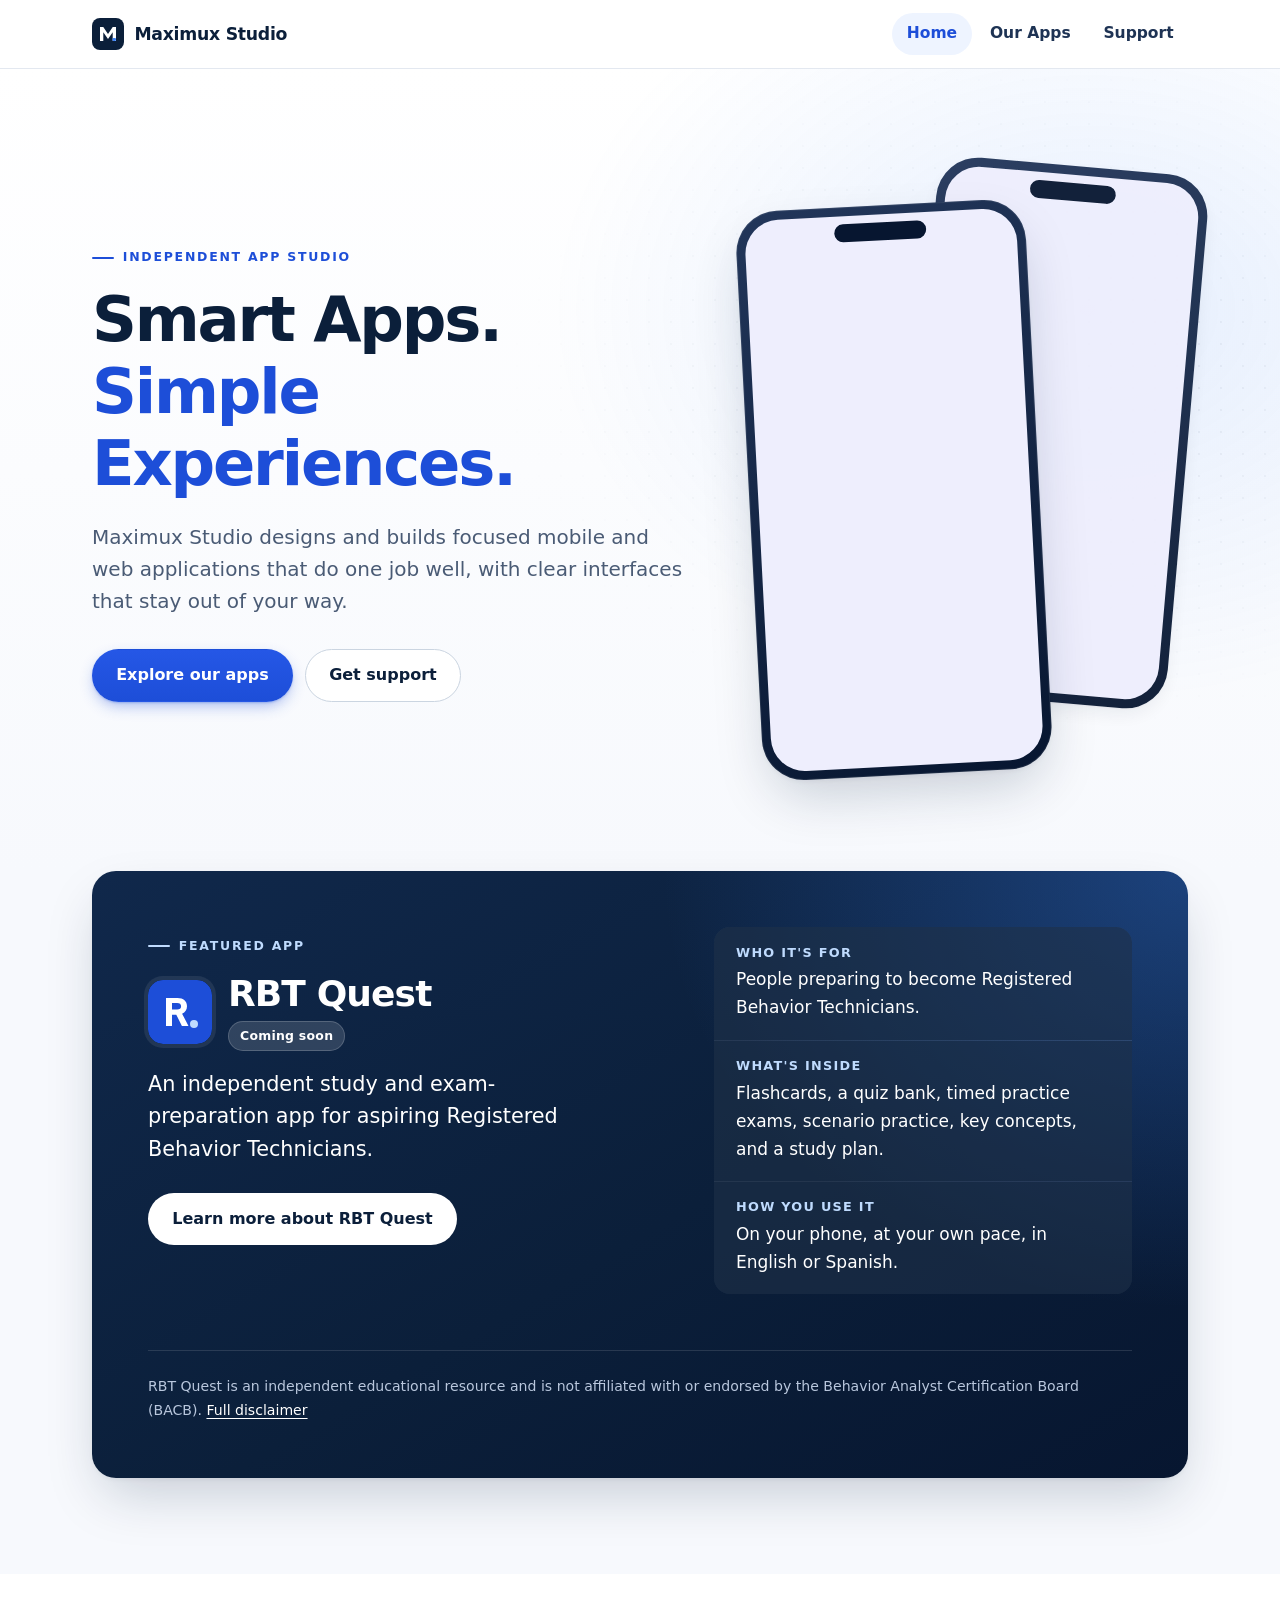
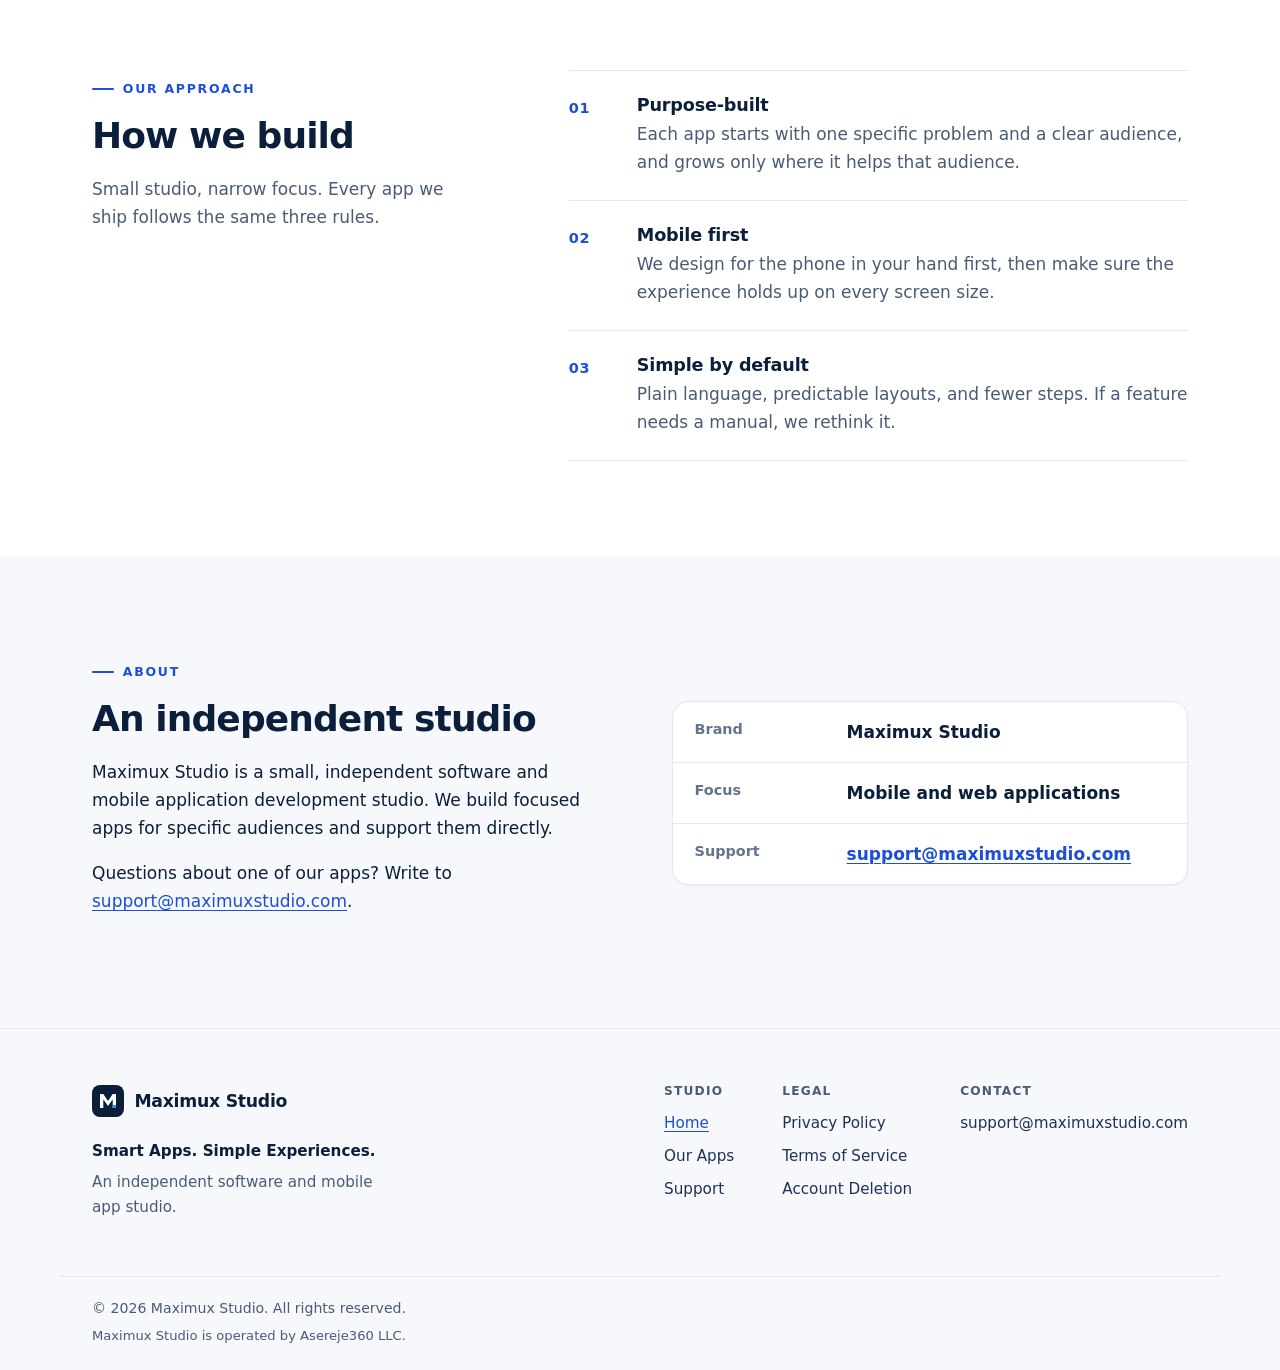
<file: site/index.html>
<!doctype html>
<html lang="en">
<head>
  <meta charset="utf-8">
  <meta name="viewport" content="width=device-width, initial-scale=1">
  <meta http-equiv="Content-Security-Policy" content="default-src 'self'; img-src 'self' data:; style-src 'self'; script-src 'self'; base-uri 'self'; form-action 'none'; object-src 'none'">
  <meta name="referrer" content="strict-origin-when-cross-origin">
  <title>Maximux Studio — Smart Apps. Simple Experiences.</title>
  <meta name="description" content="Maximux Studio designs and builds focused mobile and web applications. Smart Apps. Simple Experiences.">
  <meta name="robots" content="index, follow">
  <link rel="canonical" href="https://www.maximuxstudio.com/">
  <meta property="og:url" content="https://www.maximuxstudio.com/">
  <meta property="og:type" content="website">
  <meta property="og:site_name" content="Maximux Studio">
  <meta property="og:title" content="Maximux Studio — Smart Apps. Simple Experiences.">
  <meta property="og:description" content="Maximux Studio designs and builds focused mobile and web applications. Smart Apps. Simple Experiences.">
  <meta name="twitter:card" content="summary">
  <meta name="theme-color" content="#FFFFFF">
  <meta name="color-scheme" content="light">
  <link rel="icon" href="assets/img/favicon.svg" type="image/svg+xml">
  <link rel="stylesheet" href="assets/css/styles.css">
  <script src="assets/js/main.js" defer></script>
</head>
<body>
  <a class="skip-link" href="#main">Skip to main content</a>
  <header class="site-header">
    <div class="container header-inner">
      <a class="brand" href="./">
        <svg class="brand-mark" viewBox="0 0 32 32" width="32" height="32" aria-hidden="true" focusable="false"><rect width="32" height="32" rx="8" fill="#0B1F3A"/><path d="M8 23V9h3.3l4.7 6.9L20.7 9H24v14h-3.3v-8.7L16 21l-4.7-6.7V23z" fill="#fff"/><rect x="20.5" y="20" width="3.5" height="3" rx="1" fill="#3B82F6"/></svg>
        <span class="brand-name">Maximux Studio</span>
      </a>
      <button class="nav-toggle" type="button" aria-expanded="false" aria-controls="site-nav">
        <span class="nav-toggle-bars" aria-hidden="true"></span>
        <span class="sr-only">Menu</span>
      </button>
      <nav id="site-nav" class="site-nav" aria-label="Primary">
        <ul>
          <li><a href="./" aria-current="page">Home</a></li>
          <li><a href="apps/">Our Apps</a></li>
          <li><a href="support/">Support</a></li>
        </ul>
      </nav>
    </div>
  </header>
  
  <main id="main" tabindex="-1">
    <section class="hero">
      <div class="container hero-grid">
        <div class="hero-copy">
          <p class="eyebrow">Independent app studio</p>
          <h1>Smart Apps.<br><span class="accent">Simple Experiences.</span></h1>
          <p class="lead">Maximux Studio designs and builds focused mobile and web applications that do one job well, with clear interfaces that stay out of your way.</p>
          <div class="actions">
            <a class="btn btn-primary" href="apps/">Explore our apps</a>
            <a class="btn btn-secondary" href="support/">Get support</a>
          </div>
        </div>
        <div class="hero-visual">
          <div class="device-stack">
            <div class="device device-back">
              <div class="device-frame">
                <div class="device-screen device-screen--app">
                  <span class="ds-notch" aria-hidden="true"></span>
                  <img src="assets/img/rbt-quest/practice-exams.webp" width="600" height="1152" alt="RBT Quest Practice Exams screen listing five timed practice exams, focused and full-length." loading="lazy" decoding="async">
                </div>
              </div>
            </div>
            <div class="device device-front">
              <div class="device-frame">
                <div class="device-screen device-screen--app">
                  <span class="ds-notch" aria-hidden="true"></span>
                  <img src="assets/img/rbt-quest/home.webp" width="600" height="1152" alt="RBT Quest home screen with a Study Hub, a Continue Studying card, and quick access to Flashcards, Quiz Bank, Practice Exams, Scenario Trainer, Key Concepts and Study Plan." fetchpriority="high" decoding="async">
                </div>
              </div>
            </div>
          </div>
        </div>
      </div>
    </section>

    <section class="featured" aria-labelledby="featured-heading">
      <div class="container">
        <div class="featured-panel">
          <div class="featured-intro">
            <p class="eyebrow eyebrow-light">Featured app</p>
            <div class="featured-title">
              <svg class="app-icon" viewBox="0 0 64 64" width="64" height="64" aria-hidden="true" focusable="false"><rect width="64" height="64" rx="15" fill="#1D4ED8"/><path d="M18 46V18h11.5c6 0 9.5 3.2 9.5 8.3 0 3.6-1.8 6.2-4.9 7.4L40.5 46h-6.6l-5.6-11.3H24V46zm6-16.4h5.1c2.6 0 4-1.2 4-3.3s-1.4-3.3-4-3.3H24z" fill="#fff"/><circle cx="46" cy="44" r="4" fill="#BFDBFE"/></svg>
              <div>
                <h2 id="featured-heading">RBT Quest</h2>
                <span class="status status-light">Coming soon</span>
              </div>
            </div>
            <p class="featured-lead">An independent study and exam-preparation app for aspiring Registered Behavior Technicians.</p>
            <a class="btn btn-light" href="apps/#rbt-quest">Learn more about RBT Quest</a>
          </div>
          <ul class="featured-points">
            <li>
              <h3>Who it's for</h3>
              <p>People preparing to become Registered Behavior Technicians.</p>
            </li>
            <li>
              <h3>What's inside</h3>
              <p>Flashcards, a quiz bank, timed practice exams, scenario practice, key concepts, and a study plan.</p>
            </li>
            <li>
              <h3>How you use it</h3>
              <p>On your phone, at your own pace, in English or Spanish.</p>
            </li>
          </ul>
          <p class="featured-note">RBT Quest is an independent educational resource and is not affiliated with or endorsed by the Behavior Analyst Certification Board (BACB). <a href="apps/#rbt-quest">Full disclaimer</a></p>
        </div>
      </div>
    </section>

    <section class="section principles" aria-labelledby="approach-heading">
      <div class="container principles-grid">
        <div class="principles-intro">
          <p class="eyebrow">Our approach</p>
          <h2 id="approach-heading">How we build</h2>
          <p>Small studio, narrow focus. Every app we ship follows the same three rules.</p>
        </div>
        <ol class="principles-list">
          <li>
            <span class="principle-num" aria-hidden="true">01</span>
            <h3>Purpose-built</h3>
            <p>Each app starts with one specific problem and a clear audience, and grows only where it helps that audience.</p>
          </li>
          <li>
            <span class="principle-num" aria-hidden="true">02</span>
            <h3>Mobile first</h3>
            <p>We design for the phone in your hand first, then make sure the experience holds up on every screen size.</p>
          </li>
          <li>
            <span class="principle-num" aria-hidden="true">03</span>
            <h3>Simple by default</h3>
            <p>Plain language, predictable layouts, and fewer steps. If a feature needs a manual, we rethink it.</p>
          </li>
        </ol>
      </div>
    </section>

    <section class="section section-alt about" aria-labelledby="about-heading">
      <div class="container about-grid">
        <div>
          <p class="eyebrow">About</p>
          <h2 id="about-heading">An independent studio</h2>
          <p>Maximux Studio is a small, independent software and mobile application development studio. We build focused apps for specific audiences and support them directly.</p>
          <p>Questions about one of our apps? Write to <a href="mailto:support@maximuxstudio.com">support@maximuxstudio.com</a>.</p>
        </div>
        <dl class="facts">
          <div><dt>Brand</dt><dd>Maximux Studio</dd></div>
          <div><dt>Focus</dt><dd>Mobile and web applications</dd></div>
          <div><dt>Support</dt><dd><a href="mailto:support@maximuxstudio.com">support@maximuxstudio.com</a></dd></div>
        </dl>
      </div>
    </section>
  </main>
  <footer class="site-footer">
    <div class="container footer-inner">
      <div class="footer-brand">
        <a class="brand" href="./"><svg class="brand-mark" viewBox="0 0 32 32" width="32" height="32" aria-hidden="true" focusable="false"><rect width="32" height="32" rx="8" fill="#0B1F3A"/><path d="M8 23V9h3.3l4.7 6.9L20.7 9H24v14h-3.3v-8.7L16 21l-4.7-6.7V23z" fill="#fff"/><rect x="20.5" y="20" width="3.5" height="3" rx="1" fill="#3B82F6"/></svg><span class="brand-name">Maximux Studio</span></a>
        <p class="footer-tagline">Smart Apps. Simple Experiences.</p>
        <p class="footer-legal">An independent software and mobile app studio.</p>
      </div>
      <nav class="footer-nav" aria-label="Footer">
        <div>
          <h2 class="footer-heading">Studio</h2>
          <ul>
          <li><a href="./" aria-current="page">Home</a></li>
          <li><a href="apps/">Our Apps</a></li>
          <li><a href="support/">Support</a></li>
          </ul>
        </div>
        <div>
          <h2 class="footer-heading">Legal</h2>
          <ul>
          <li><a href="privacy/">Privacy Policy</a></li>
          <li><a href="terms/">Terms of Service</a></li>
          <li><a href="delete-account/">Account Deletion</a></li>
          </ul>
        </div>
        <div>
          <h2 class="footer-heading">Contact</h2>
          <ul>
            <li><a href="mailto:support@maximuxstudio.com">support@maximuxstudio.com</a></li>
          </ul>
        </div>
      </nav>
    </div>
    <div class="container footer-bottom">
      <p>&copy; 2026 Maximux Studio. All rights reserved.</p>
      <p class="footer-operator">Maximux Studio is operated by Asereje360 LLC.</p>
    </div>
  </footer>
</body>
</html>
</file>
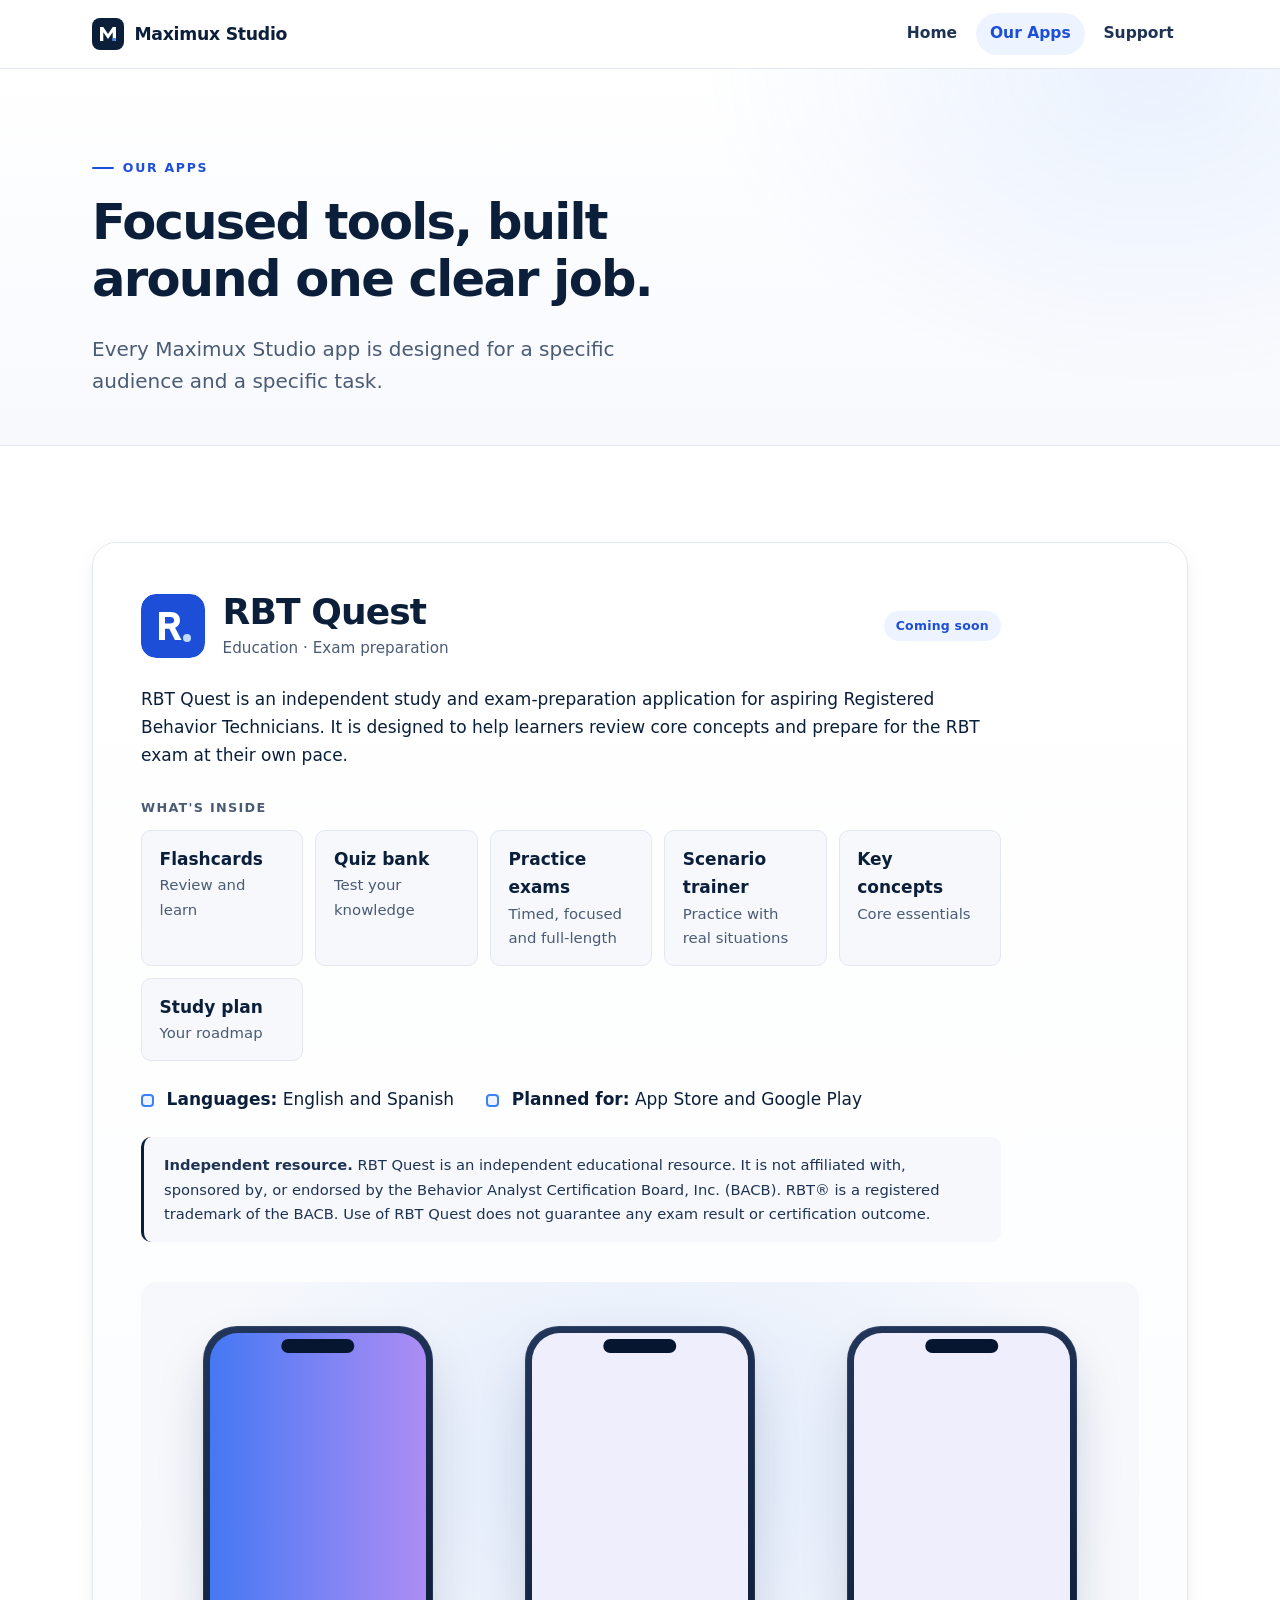
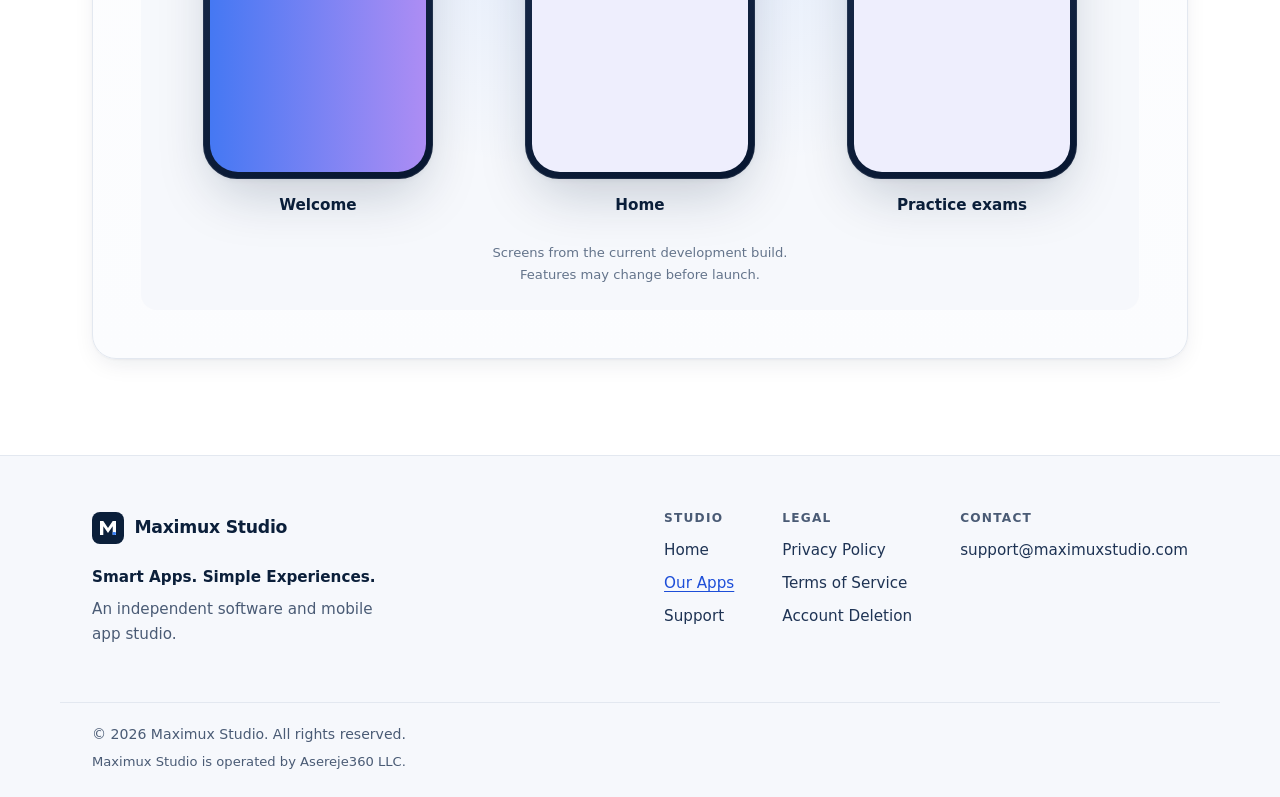
<file: site/apps/index.html>
<!doctype html>
<html lang="en">
<head>
  <meta charset="utf-8">
  <meta name="viewport" content="width=device-width, initial-scale=1">
  <meta http-equiv="Content-Security-Policy" content="default-src 'self'; img-src 'self' data:; style-src 'self'; script-src 'self'; base-uri 'self'; form-action 'none'; object-src 'none'">
  <meta name="referrer" content="strict-origin-when-cross-origin">
  <title>Our Apps | Maximux Studio</title>
  <meta name="description" content="Apps by Maximux Studio, including RBT Quest, an independent study and exam-preparation app for aspiring Registered Behavior Technicians.">
  <meta name="robots" content="index, follow">
  <link rel="canonical" href="https://www.maximuxstudio.com/apps/">
  <meta property="og:url" content="https://www.maximuxstudio.com/apps/">
  <meta property="og:type" content="website">
  <meta property="og:site_name" content="Maximux Studio">
  <meta property="og:title" content="Our Apps | Maximux Studio">
  <meta property="og:description" content="Apps by Maximux Studio, including RBT Quest, an independent study and exam-preparation app for aspiring Registered Behavior Technicians.">
  <meta name="twitter:card" content="summary">
  <meta name="theme-color" content="#FFFFFF">
  <meta name="color-scheme" content="light">
  <link rel="icon" href="../assets/img/favicon.svg" type="image/svg+xml">
  <link rel="stylesheet" href="../assets/css/styles.css">
  <script src="../assets/js/main.js" defer></script>
</head>
<body>
  <a class="skip-link" href="#main">Skip to main content</a>
  <header class="site-header">
    <div class="container header-inner">
      <a class="brand" href="../">
        <svg class="brand-mark" viewBox="0 0 32 32" width="32" height="32" aria-hidden="true" focusable="false"><rect width="32" height="32" rx="8" fill="#0B1F3A"/><path d="M8 23V9h3.3l4.7 6.9L20.7 9H24v14h-3.3v-8.7L16 21l-4.7-6.7V23z" fill="#fff"/><rect x="20.5" y="20" width="3.5" height="3" rx="1" fill="#3B82F6"/></svg>
        <span class="brand-name">Maximux Studio</span>
      </a>
      <button class="nav-toggle" type="button" aria-expanded="false" aria-controls="site-nav">
        <span class="nav-toggle-bars" aria-hidden="true"></span>
        <span class="sr-only">Menu</span>
      </button>
      <nav id="site-nav" class="site-nav" aria-label="Primary">
        <ul>
          <li><a href="../">Home</a></li>
          <li><a href="../apps/" aria-current="page">Our Apps</a></li>
          <li><a href="../support/">Support</a></li>
        </ul>
      </nav>
    </div>
  </header>
  
  <main id="main" tabindex="-1">
    <section class="page-header">
      <div class="container">
        <p class="eyebrow">Our Apps</p>
        <h1>Focused tools, built around one clear job.</h1>
        <p class="lead">Every Maximux Studio app is designed for a specific audience and a specific task.</p>
      </div>
    </section>

    <section class="section" aria-label="App list">
      <div class="container">
        <article class="app-card" id="rbt-quest" aria-labelledby="rbt-quest-title">
          <div class="app-card-main">
            <div class="app-card-head">
              <svg class="app-icon" viewBox="0 0 64 64" width="64" height="64" aria-hidden="true" focusable="false"><rect width="64" height="64" rx="15" fill="#1D4ED8"/><path d="M18 46V18h11.5c6 0 9.5 3.2 9.5 8.3 0 3.6-1.8 6.2-4.9 7.4L40.5 46h-6.6l-5.6-11.3H24V46zm6-16.4h5.1c2.6 0 4-1.2 4-3.3s-1.4-3.3-4-3.3H24z" fill="#fff"/><circle cx="46" cy="44" r="4" fill="#BFDBFE"/></svg>
              <div>
                <h2 id="rbt-quest-title">RBT Quest</h2>
                <p class="meta">Education &middot; Exam preparation</p>
              </div>
              <span class="status">Coming soon</span>
            </div>
            <p>RBT Quest is an independent study and exam-preparation application for aspiring Registered Behavior Technicians. It is designed to help learners review core concepts and prepare for the RBT exam at their own pace.</p>
            <h3 class="list-title">What's inside</h3>
            <ul class="feature-list">
              <li><strong>Flashcards</strong><span>Review and learn</span></li>
              <li><strong>Quiz bank</strong><span>Test your knowledge</span></li>
              <li><strong>Practice exams</strong><span>Timed, focused and full-length</span></li>
              <li><strong>Scenario trainer</strong><span>Practice with real situations</span></li>
              <li><strong>Key concepts</strong><span>Core essentials</span></li>
              <li><strong>Study plan</strong><span>Your roadmap</span></li>
            </ul>
            <ul class="app-facts">
              <li><strong>Languages:</strong> English and Spanish</li>
              <li><strong>Planned for:</strong> App Store and Google Play</li>
            </ul>
            <aside class="disclaimer" aria-label="Disclaimer">
              <p><strong>Independent resource.</strong> RBT Quest is an independent educational resource. It is not affiliated with, sponsored by, or endorsed by the Behavior Analyst Certification Board, Inc. (BACB). RBT&reg; is a registered trademark of the BACB. Use of RBT Quest does not guarantee any exam result or certification outcome.</p>
            </aside>
          </div>
          <div class="app-gallery">
            <ul class="screens" aria-label="RBT Quest screens" tabindex="0">
              <li>
                <div class="device device-sm">
                  <div class="device-frame">
                    <div class="device-screen device-screen--welcome">
                      <span class="ds-notch" aria-hidden="true"></span>
                      <img src="../assets/img/rbt-quest/welcome.webp" width="600" height="1152" alt="RBT Quest welcome screen asking for a first name, in English and Spanish." loading="lazy" decoding="async">
                    </div>
                  </div>
                </div>
                <p class="screen-label">Welcome</p>
              </li>
              <li>
                <div class="device device-sm">
                  <div class="device-frame">
                    <div class="device-screen device-screen--app">
                      <span class="ds-notch" aria-hidden="true"></span>
                      <img src="../assets/img/rbt-quest/home.webp" width="600" height="1152" alt="RBT Quest home screen with a Study Hub, a Continue Studying card, and quick access to Flashcards, Quiz Bank, Practice Exams, Scenario Trainer, Key Concepts and Study Plan." loading="lazy" decoding="async">
                    </div>
                  </div>
                </div>
                <p class="screen-label">Home</p>
              </li>
              <li>
                <div class="device device-sm">
                  <div class="device-frame">
                    <div class="device-screen device-screen--app">
                      <span class="ds-notch" aria-hidden="true"></span>
                      <img src="../assets/img/rbt-quest/practice-exams.webp" width="600" height="1152" alt="RBT Quest Practice Exams screen listing five timed practice exams, focused and full-length." loading="lazy" decoding="async">
                    </div>
                  </div>
                </div>
                <p class="screen-label">Practice exams</p>
              </li>
            </ul>
            <p class="device-caption">Screens from the current development build. Features may change before launch.</p>
          </div>
        </article>
      </div>
    </section>
  </main>
  <footer class="site-footer">
    <div class="container footer-inner">
      <div class="footer-brand">
        <a class="brand" href="../"><svg class="brand-mark" viewBox="0 0 32 32" width="32" height="32" aria-hidden="true" focusable="false"><rect width="32" height="32" rx="8" fill="#0B1F3A"/><path d="M8 23V9h3.3l4.7 6.9L20.7 9H24v14h-3.3v-8.7L16 21l-4.7-6.7V23z" fill="#fff"/><rect x="20.5" y="20" width="3.5" height="3" rx="1" fill="#3B82F6"/></svg><span class="brand-name">Maximux Studio</span></a>
        <p class="footer-tagline">Smart Apps. Simple Experiences.</p>
        <p class="footer-legal">An independent software and mobile app studio.</p>
      </div>
      <nav class="footer-nav" aria-label="Footer">
        <div>
          <h2 class="footer-heading">Studio</h2>
          <ul>
          <li><a href="../">Home</a></li>
          <li><a href="../apps/" aria-current="page">Our Apps</a></li>
          <li><a href="../support/">Support</a></li>
          </ul>
        </div>
        <div>
          <h2 class="footer-heading">Legal</h2>
          <ul>
          <li><a href="../privacy/">Privacy Policy</a></li>
          <li><a href="../terms/">Terms of Service</a></li>
          <li><a href="../delete-account/">Account Deletion</a></li>
          </ul>
        </div>
        <div>
          <h2 class="footer-heading">Contact</h2>
          <ul>
            <li><a href="mailto:support@maximuxstudio.com">support@maximuxstudio.com</a></li>
          </ul>
        </div>
      </nav>
    </div>
    <div class="container footer-bottom">
      <p>&copy; 2026 Maximux Studio. All rights reserved.</p>
      <p class="footer-operator">Maximux Studio is operated by Asereje360 LLC.</p>
    </div>
  </footer>
</body>
</html>
</file>
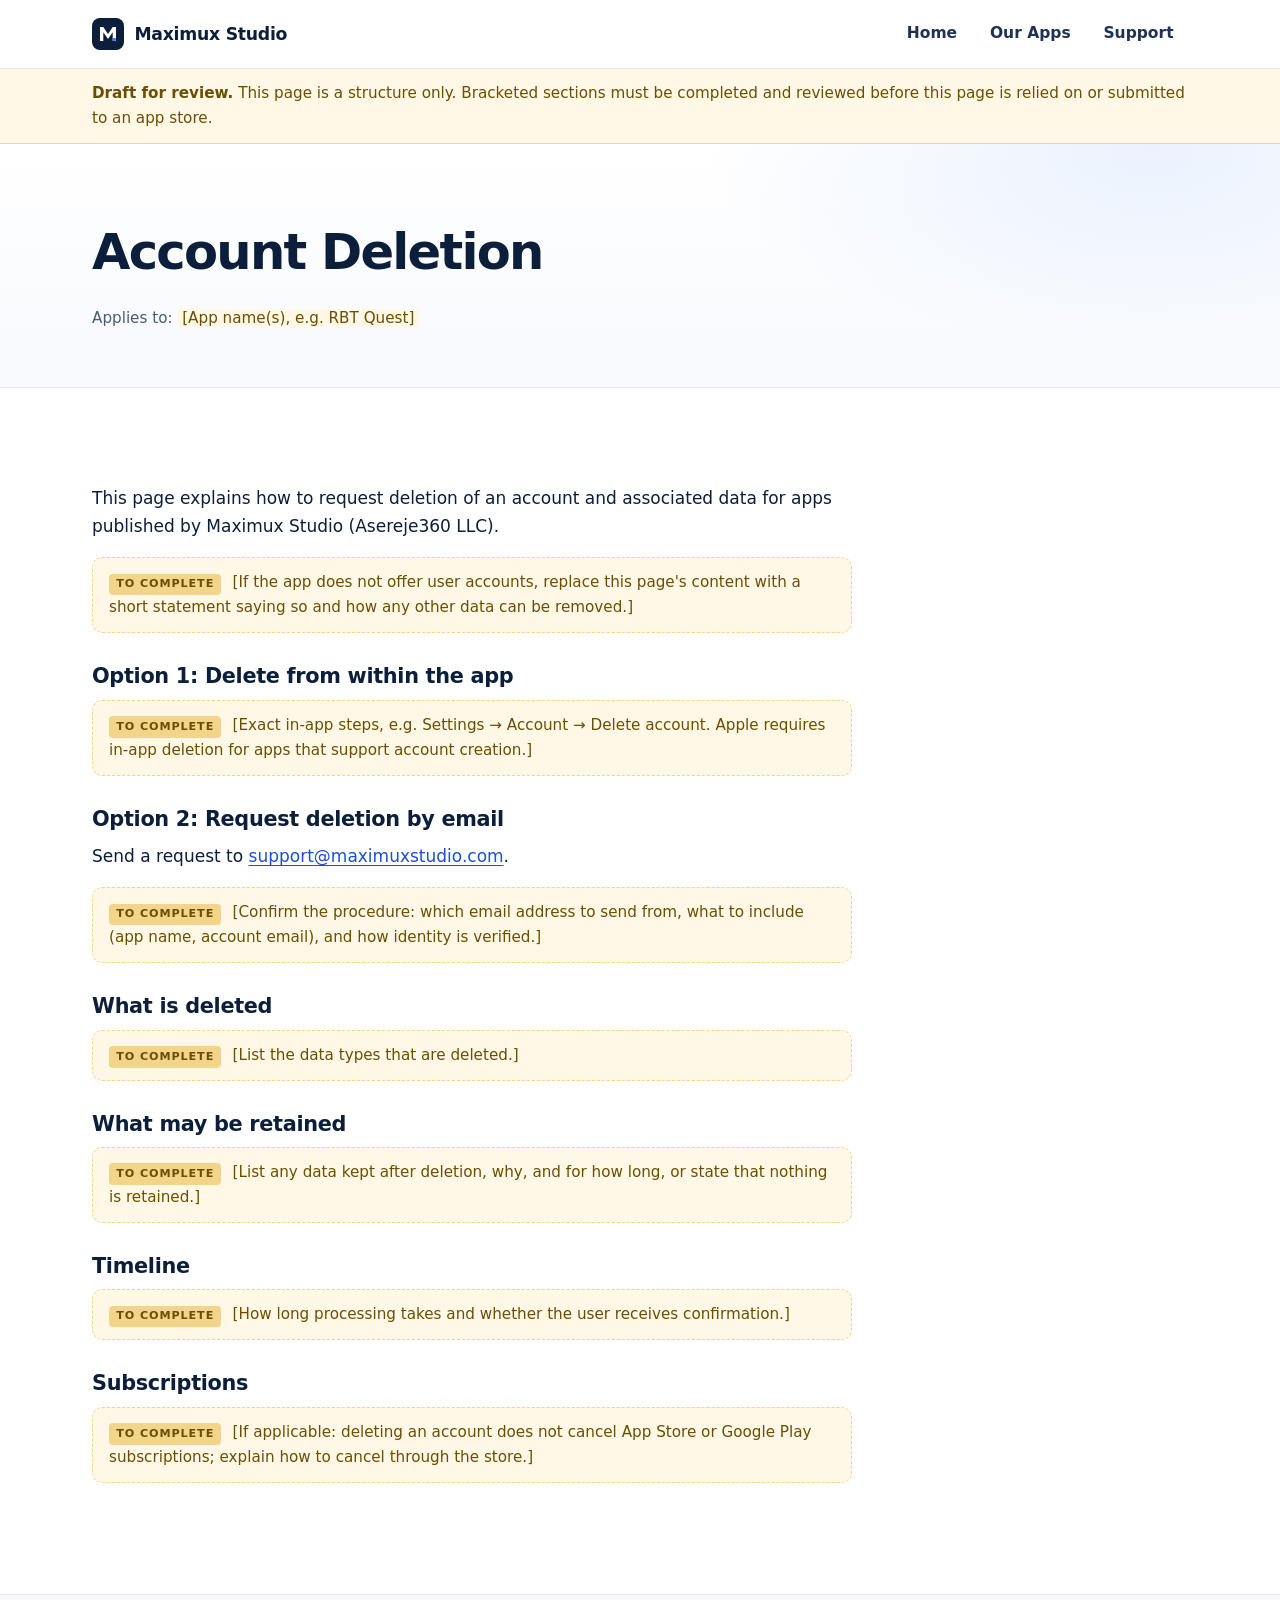
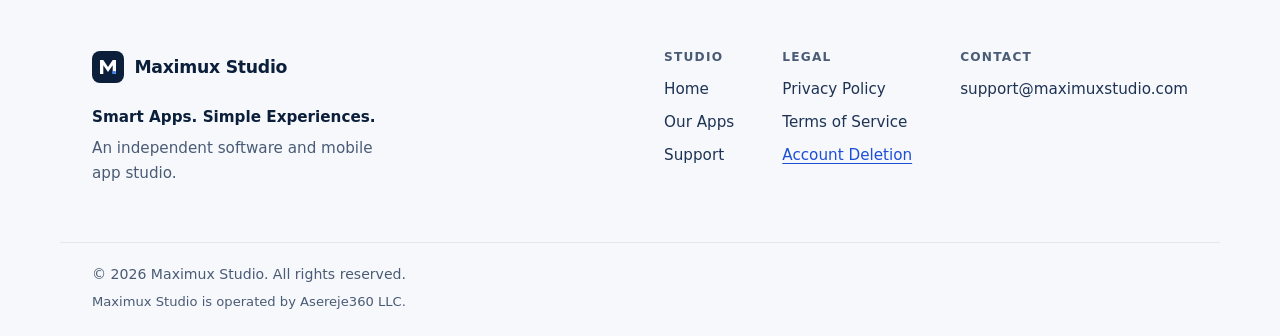
<file: site/delete-account/index.html>
<!doctype html>
<html lang="en">
<head>
  <meta charset="utf-8">
  <meta name="viewport" content="width=device-width, initial-scale=1">
  <meta http-equiv="Content-Security-Policy" content="default-src 'self'; img-src 'self' data:; style-src 'self'; script-src 'self'; base-uri 'self'; form-action 'none'; object-src 'none'">
  <meta name="referrer" content="strict-origin-when-cross-origin">
  <title>Account Deletion | Maximux Studio</title>
  <meta name="description" content="How to request deletion of your Maximux Studio app account and associated data.">
  <meta name="robots" content="noindex, follow">
  <link rel="canonical" href="https://www.maximuxstudio.com/delete-account/">
  <meta property="og:url" content="https://www.maximuxstudio.com/delete-account/">
  <meta property="og:type" content="website">
  <meta property="og:site_name" content="Maximux Studio">
  <meta property="og:title" content="Account Deletion | Maximux Studio">
  <meta property="og:description" content="How to request deletion of your Maximux Studio app account and associated data.">
  <meta name="twitter:card" content="summary">
  <meta name="theme-color" content="#FFFFFF">
  <meta name="color-scheme" content="light">
  <link rel="icon" href="../assets/img/favicon.svg" type="image/svg+xml">
  <link rel="stylesheet" href="../assets/css/styles.css">
  <script src="../assets/js/main.js" defer></script>
</head>
<body>
  <a class="skip-link" href="#main">Skip to main content</a>
  <header class="site-header">
    <div class="container header-inner">
      <a class="brand" href="../">
        <svg class="brand-mark" viewBox="0 0 32 32" width="32" height="32" aria-hidden="true" focusable="false"><rect width="32" height="32" rx="8" fill="#0B1F3A"/><path d="M8 23V9h3.3l4.7 6.9L20.7 9H24v14h-3.3v-8.7L16 21l-4.7-6.7V23z" fill="#fff"/><rect x="20.5" y="20" width="3.5" height="3" rx="1" fill="#3B82F6"/></svg>
        <span class="brand-name">Maximux Studio</span>
      </a>
      <button class="nav-toggle" type="button" aria-expanded="false" aria-controls="site-nav">
        <span class="nav-toggle-bars" aria-hidden="true"></span>
        <span class="sr-only">Menu</span>
      </button>
      <nav id="site-nav" class="site-nav" aria-label="Primary">
        <ul>
          <li><a href="../">Home</a></li>
          <li><a href="../apps/">Our Apps</a></li>
          <li><a href="../support/">Support</a></li>
        </ul>
      </nav>
    </div>
  </header>
  <div class="draft-banner" role="note"><div class="container"><strong>Draft for review.</strong> This page is a structure only. Bracketed sections must be completed and reviewed before this page is relied on or submitted to an app store.</div></div>
  <main id="main" tabindex="-1">
    <section class="page-header">
      <div class="container">
        <h1>Account Deletion</h1>
        <p class="meta">Applies to: <span class="todo-inline">[App name(s), e.g. RBT Quest]</span></p>
      </div>
    </section>

    <article class="section prose">
      <div class="container narrow">
        <p>This page explains how to request deletion of an account and associated data for apps published by Maximux Studio (Asereje360 LLC).</p>
        <p class="todo"><span class="todo-label">To complete</span> [If the app does not offer user accounts, replace this page's content with a short statement saying so and how any other data can be removed.]</p>

        <h2>Option 1: Delete from within the app</h2>
        <p class="todo"><span class="todo-label">To complete</span> [Exact in-app steps, e.g. Settings &rarr; Account &rarr; Delete account. Apple requires in-app deletion for apps that support account creation.]</p>

        <h2>Option 2: Request deletion by email</h2>
        <p>Send a request to <a href="mailto:support@maximuxstudio.com">support@maximuxstudio.com</a>.</p>
        <p class="todo"><span class="todo-label">To complete</span> [Confirm the procedure: which email address to send from, what to include (app name, account email), and how identity is verified.]</p>

        <h2>What is deleted</h2>
        <p class="todo"><span class="todo-label">To complete</span> [List the data types that are deleted.]</p>

        <h2>What may be retained</h2>
        <p class="todo"><span class="todo-label">To complete</span> [List any data kept after deletion, why, and for how long, or state that nothing is retained.]</p>

        <h2>Timeline</h2>
        <p class="todo"><span class="todo-label">To complete</span> [How long processing takes and whether the user receives confirmation.]</p>

        <h2>Subscriptions</h2>
        <p class="todo"><span class="todo-label">To complete</span> [If applicable: deleting an account does not cancel App Store or Google Play subscriptions; explain how to cancel through the store.]</p>
      </div>
    </article>
  </main>
  <footer class="site-footer">
    <div class="container footer-inner">
      <div class="footer-brand">
        <a class="brand" href="../"><svg class="brand-mark" viewBox="0 0 32 32" width="32" height="32" aria-hidden="true" focusable="false"><rect width="32" height="32" rx="8" fill="#0B1F3A"/><path d="M8 23V9h3.3l4.7 6.9L20.7 9H24v14h-3.3v-8.7L16 21l-4.7-6.7V23z" fill="#fff"/><rect x="20.5" y="20" width="3.5" height="3" rx="1" fill="#3B82F6"/></svg><span class="brand-name">Maximux Studio</span></a>
        <p class="footer-tagline">Smart Apps. Simple Experiences.</p>
        <p class="footer-legal">An independent software and mobile app studio.</p>
      </div>
      <nav class="footer-nav" aria-label="Footer">
        <div>
          <h2 class="footer-heading">Studio</h2>
          <ul>
          <li><a href="../">Home</a></li>
          <li><a href="../apps/">Our Apps</a></li>
          <li><a href="../support/">Support</a></li>
          </ul>
        </div>
        <div>
          <h2 class="footer-heading">Legal</h2>
          <ul>
          <li><a href="../privacy/">Privacy Policy</a></li>
          <li><a href="../terms/">Terms of Service</a></li>
          <li><a href="../delete-account/" aria-current="page">Account Deletion</a></li>
          </ul>
        </div>
        <div>
          <h2 class="footer-heading">Contact</h2>
          <ul>
            <li><a href="mailto:support@maximuxstudio.com">support@maximuxstudio.com</a></li>
          </ul>
        </div>
      </nav>
    </div>
    <div class="container footer-bottom">
      <p>&copy; 2026 Maximux Studio. All rights reserved.</p>
      <p class="footer-operator">Maximux Studio is operated by Asereje360 LLC.</p>
    </div>
  </footer>
</body>
</html>
</file>
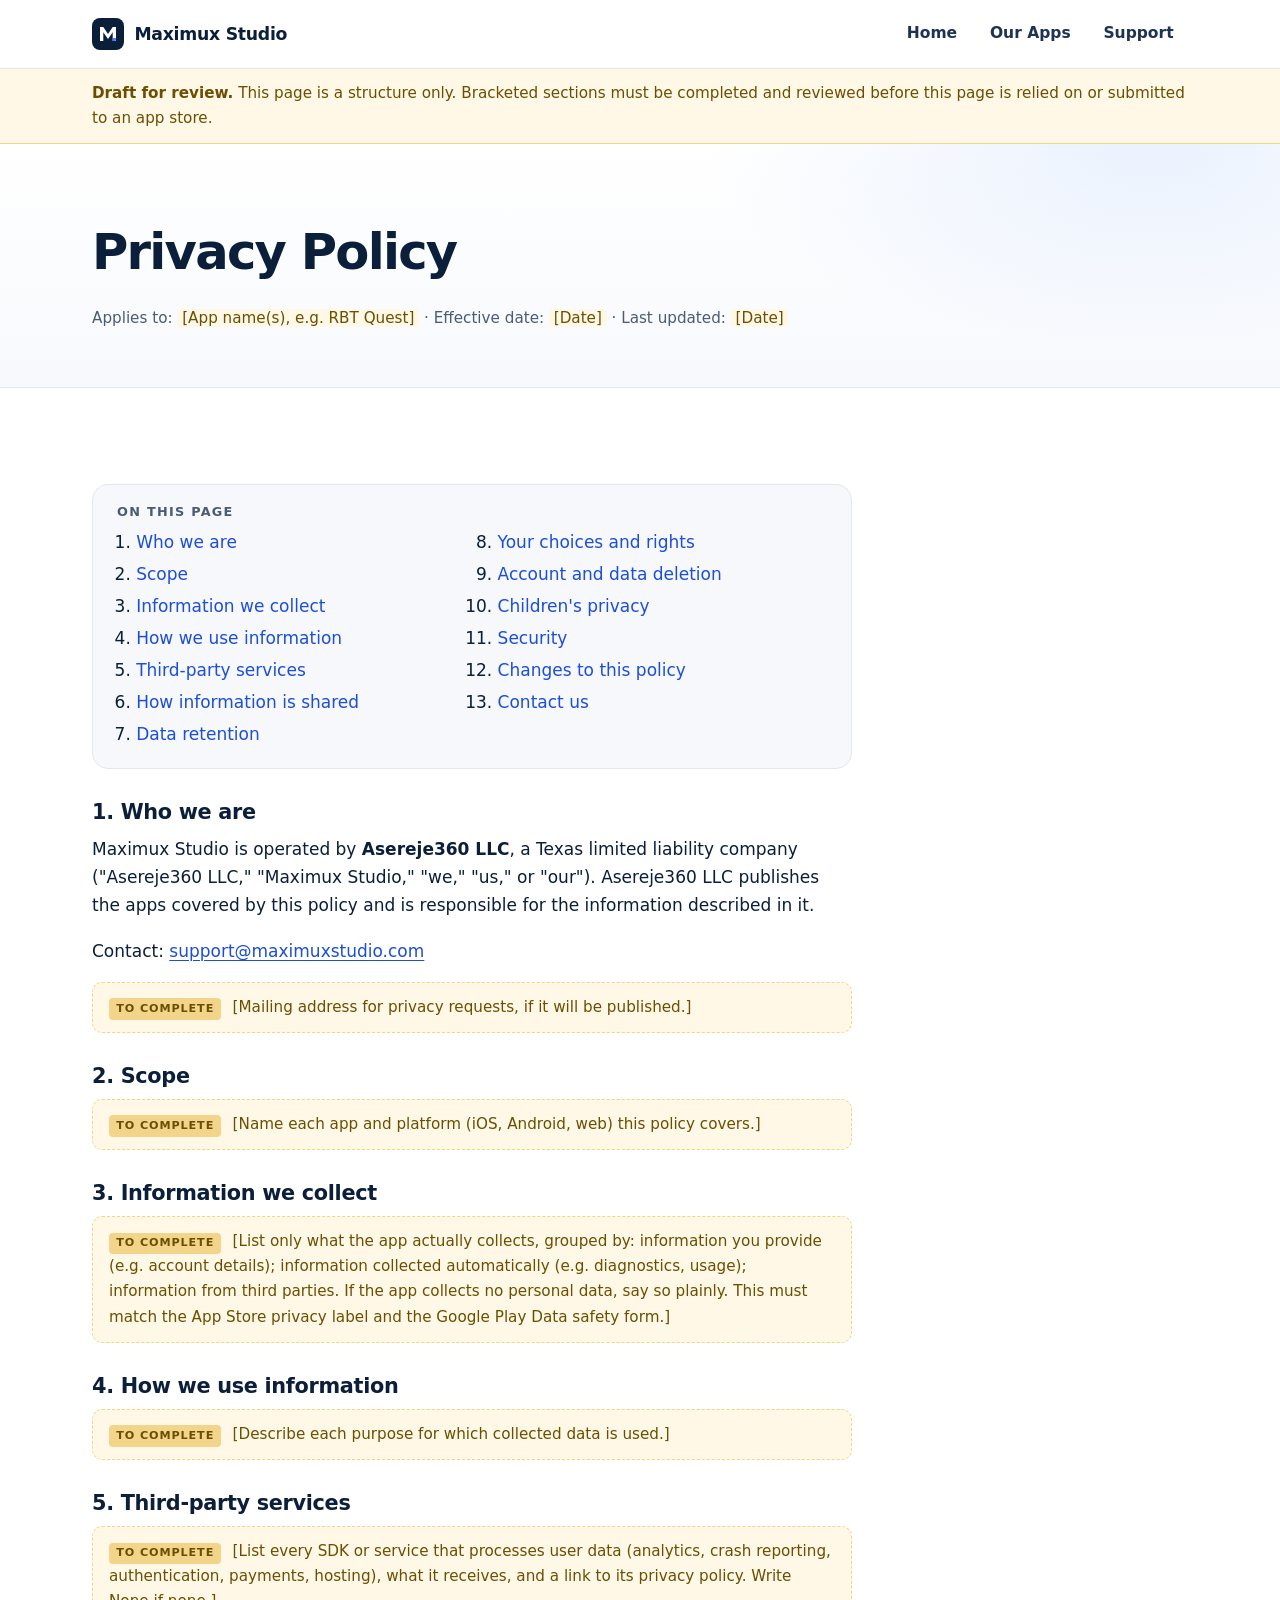
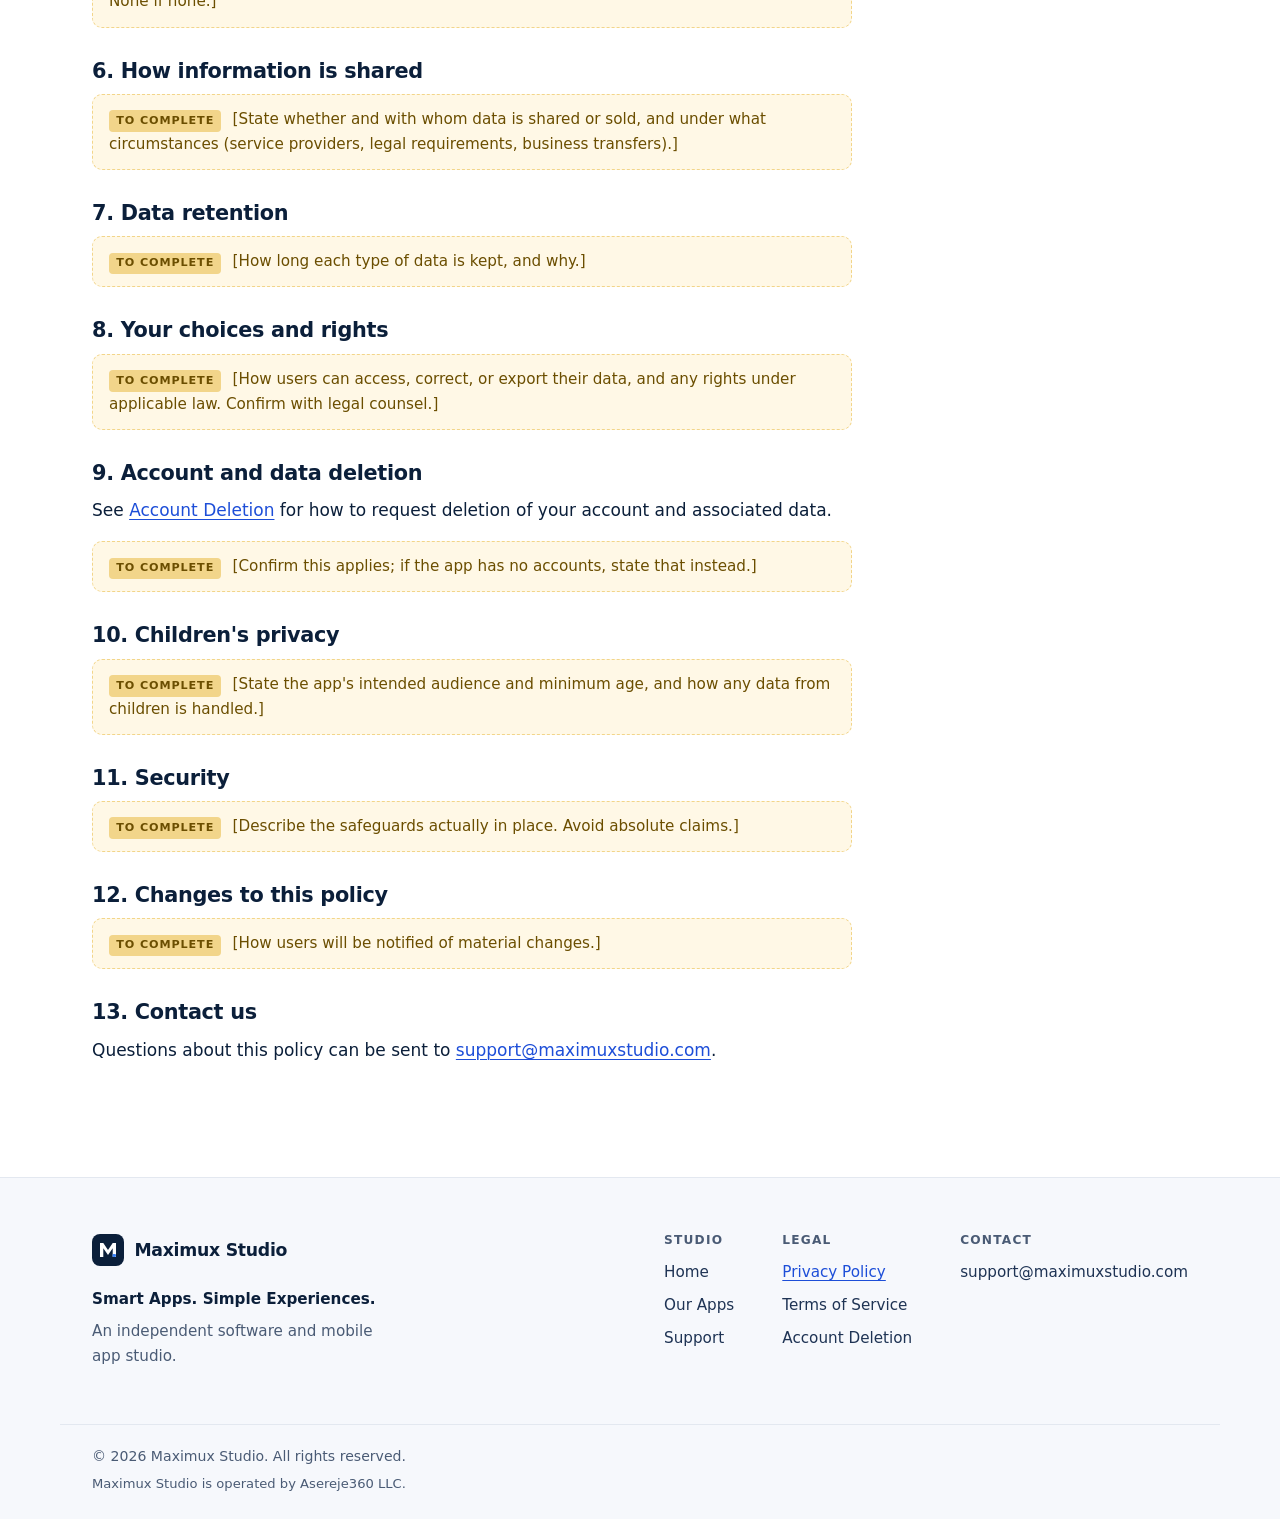
<file: site/privacy/index.html>
<!doctype html>
<html lang="en">
<head>
  <meta charset="utf-8">
  <meta name="viewport" content="width=device-width, initial-scale=1">
  <meta http-equiv="Content-Security-Policy" content="default-src 'self'; img-src 'self' data:; style-src 'self'; script-src 'self'; base-uri 'self'; form-action 'none'; object-src 'none'">
  <meta name="referrer" content="strict-origin-when-cross-origin">
  <title>Privacy Policy | Maximux Studio</title>
  <meta name="description" content="Privacy Policy for Maximux Studio apps, operated by Asereje360 LLC.">
  <meta name="robots" content="noindex, follow">
  <link rel="canonical" href="https://www.maximuxstudio.com/privacy/">
  <meta property="og:url" content="https://www.maximuxstudio.com/privacy/">
  <meta property="og:type" content="website">
  <meta property="og:site_name" content="Maximux Studio">
  <meta property="og:title" content="Privacy Policy | Maximux Studio">
  <meta property="og:description" content="Privacy Policy for Maximux Studio apps, operated by Asereje360 LLC.">
  <meta name="twitter:card" content="summary">
  <meta name="theme-color" content="#FFFFFF">
  <meta name="color-scheme" content="light">
  <link rel="icon" href="../assets/img/favicon.svg" type="image/svg+xml">
  <link rel="stylesheet" href="../assets/css/styles.css">
  <script src="../assets/js/main.js" defer></script>
</head>
<body>
  <a class="skip-link" href="#main">Skip to main content</a>
  <header class="site-header">
    <div class="container header-inner">
      <a class="brand" href="../">
        <svg class="brand-mark" viewBox="0 0 32 32" width="32" height="32" aria-hidden="true" focusable="false"><rect width="32" height="32" rx="8" fill="#0B1F3A"/><path d="M8 23V9h3.3l4.7 6.9L20.7 9H24v14h-3.3v-8.7L16 21l-4.7-6.7V23z" fill="#fff"/><rect x="20.5" y="20" width="3.5" height="3" rx="1" fill="#3B82F6"/></svg>
        <span class="brand-name">Maximux Studio</span>
      </a>
      <button class="nav-toggle" type="button" aria-expanded="false" aria-controls="site-nav">
        <span class="nav-toggle-bars" aria-hidden="true"></span>
        <span class="sr-only">Menu</span>
      </button>
      <nav id="site-nav" class="site-nav" aria-label="Primary">
        <ul>
          <li><a href="../">Home</a></li>
          <li><a href="../apps/">Our Apps</a></li>
          <li><a href="../support/">Support</a></li>
        </ul>
      </nav>
    </div>
  </header>
  <div class="draft-banner" role="note"><div class="container"><strong>Draft for review.</strong> This page is a structure only. Bracketed sections must be completed and reviewed before this page is relied on or submitted to an app store.</div></div>
  <main id="main" tabindex="-1">
    <section class="page-header">
      <div class="container">
        <h1>Privacy Policy</h1>
        <p class="meta">Applies to: <span class="todo-inline">[App name(s), e.g. RBT Quest]</span> &middot; Effective date: <span class="todo-inline">[Date]</span> &middot; Last updated: <span class="todo-inline">[Date]</span></p>
      </div>
    </section>

    <article class="section prose">
      <div class="container narrow">
        <nav class="toc" aria-label="On this page">
          <h2>On this page</h2>
          <ol>
            <li><a href="#who-we-are">Who we are</a></li>
            <li><a href="#scope">Scope</a></li>
            <li><a href="#information">Information we collect</a></li>
            <li><a href="#use">How we use information</a></li>
            <li><a href="#third-parties">Third-party services</a></li>
            <li><a href="#sharing">How information is shared</a></li>
            <li><a href="#retention">Data retention</a></li>
            <li><a href="#choices">Your choices and rights</a></li>
            <li><a href="#deletion">Account and data deletion</a></li>
            <li><a href="#children">Children's privacy</a></li>
            <li><a href="#security">Security</a></li>
            <li><a href="#changes">Changes to this policy</a></li>
            <li><a href="#contact">Contact us</a></li>
          </ol>
        </nav>

        <h2 id="who-we-are">1. Who we are</h2>
        <p>Maximux Studio is operated by <strong>Asereje360 LLC</strong>, a Texas limited liability company ("Asereje360 LLC," "Maximux Studio," "we," "us," or "our"). Asereje360 LLC publishes the apps covered by this policy and is responsible for the information described in it.</p>
        <p>Contact: <a href="mailto:support@maximuxstudio.com">support@maximuxstudio.com</a></p>
        <p class="todo"><span class="todo-label">To complete</span> [Mailing address for privacy requests, if it will be published.]</p>

        <h2 id="scope">2. Scope</h2>
        <p class="todo"><span class="todo-label">To complete</span> [Name each app and platform (iOS, Android, web) this policy covers.]</p>

        <h2 id="information">3. Information we collect</h2>
        <p class="todo"><span class="todo-label">To complete</span> [List only what the app actually collects, grouped by: information you provide (e.g. account details); information collected automatically (e.g. diagnostics, usage); information from third parties. If the app collects no personal data, say so plainly. This must match the App Store privacy label and the Google Play Data safety form.]</p>

        <h2 id="use">4. How we use information</h2>
        <p class="todo"><span class="todo-label">To complete</span> [Describe each purpose for which collected data is used.]</p>

        <h2 id="third-parties">5. Third-party services</h2>
        <p class="todo"><span class="todo-label">To complete</span> [List every SDK or service that processes user data (analytics, crash reporting, authentication, payments, hosting), what it receives, and a link to its privacy policy. Write None if none.]</p>

        <h2 id="sharing">6. How information is shared</h2>
        <p class="todo"><span class="todo-label">To complete</span> [State whether and with whom data is shared or sold, and under what circumstances (service providers, legal requirements, business transfers).]</p>

        <h2 id="retention">7. Data retention</h2>
        <p class="todo"><span class="todo-label">To complete</span> [How long each type of data is kept, and why.]</p>

        <h2 id="choices">8. Your choices and rights</h2>
        <p class="todo"><span class="todo-label">To complete</span> [How users can access, correct, or export their data, and any rights under applicable law. Confirm with legal counsel.]</p>

        <h2 id="deletion">9. Account and data deletion</h2>
        <p>See <a href="../delete-account/">Account Deletion</a> for how to request deletion of your account and associated data.</p>
        <p class="todo"><span class="todo-label">To complete</span> [Confirm this applies; if the app has no accounts, state that instead.]</p>

        <h2 id="children">10. Children's privacy</h2>
        <p class="todo"><span class="todo-label">To complete</span> [State the app's intended audience and minimum age, and how any data from children is handled.]</p>

        <h2 id="security">11. Security</h2>
        <p class="todo"><span class="todo-label">To complete</span> [Describe the safeguards actually in place. Avoid absolute claims.]</p>

        <h2 id="changes">12. Changes to this policy</h2>
        <p class="todo"><span class="todo-label">To complete</span> [How users will be notified of material changes.]</p>

        <h2 id="contact">13. Contact us</h2>
        <p>Questions about this policy can be sent to <a href="mailto:support@maximuxstudio.com">support@maximuxstudio.com</a>.</p>
      </div>
    </article>
  </main>
  <footer class="site-footer">
    <div class="container footer-inner">
      <div class="footer-brand">
        <a class="brand" href="../"><svg class="brand-mark" viewBox="0 0 32 32" width="32" height="32" aria-hidden="true" focusable="false"><rect width="32" height="32" rx="8" fill="#0B1F3A"/><path d="M8 23V9h3.3l4.7 6.9L20.7 9H24v14h-3.3v-8.7L16 21l-4.7-6.7V23z" fill="#fff"/><rect x="20.5" y="20" width="3.5" height="3" rx="1" fill="#3B82F6"/></svg><span class="brand-name">Maximux Studio</span></a>
        <p class="footer-tagline">Smart Apps. Simple Experiences.</p>
        <p class="footer-legal">An independent software and mobile app studio.</p>
      </div>
      <nav class="footer-nav" aria-label="Footer">
        <div>
          <h2 class="footer-heading">Studio</h2>
          <ul>
          <li><a href="../">Home</a></li>
          <li><a href="../apps/">Our Apps</a></li>
          <li><a href="../support/">Support</a></li>
          </ul>
        </div>
        <div>
          <h2 class="footer-heading">Legal</h2>
          <ul>
          <li><a href="../privacy/" aria-current="page">Privacy Policy</a></li>
          <li><a href="../terms/">Terms of Service</a></li>
          <li><a href="../delete-account/">Account Deletion</a></li>
          </ul>
        </div>
        <div>
          <h2 class="footer-heading">Contact</h2>
          <ul>
            <li><a href="mailto:support@maximuxstudio.com">support@maximuxstudio.com</a></li>
          </ul>
        </div>
      </nav>
    </div>
    <div class="container footer-bottom">
      <p>&copy; 2026 Maximux Studio. All rights reserved.</p>
      <p class="footer-operator">Maximux Studio is operated by Asereje360 LLC.</p>
    </div>
  </footer>
</body>
</html>
</file>
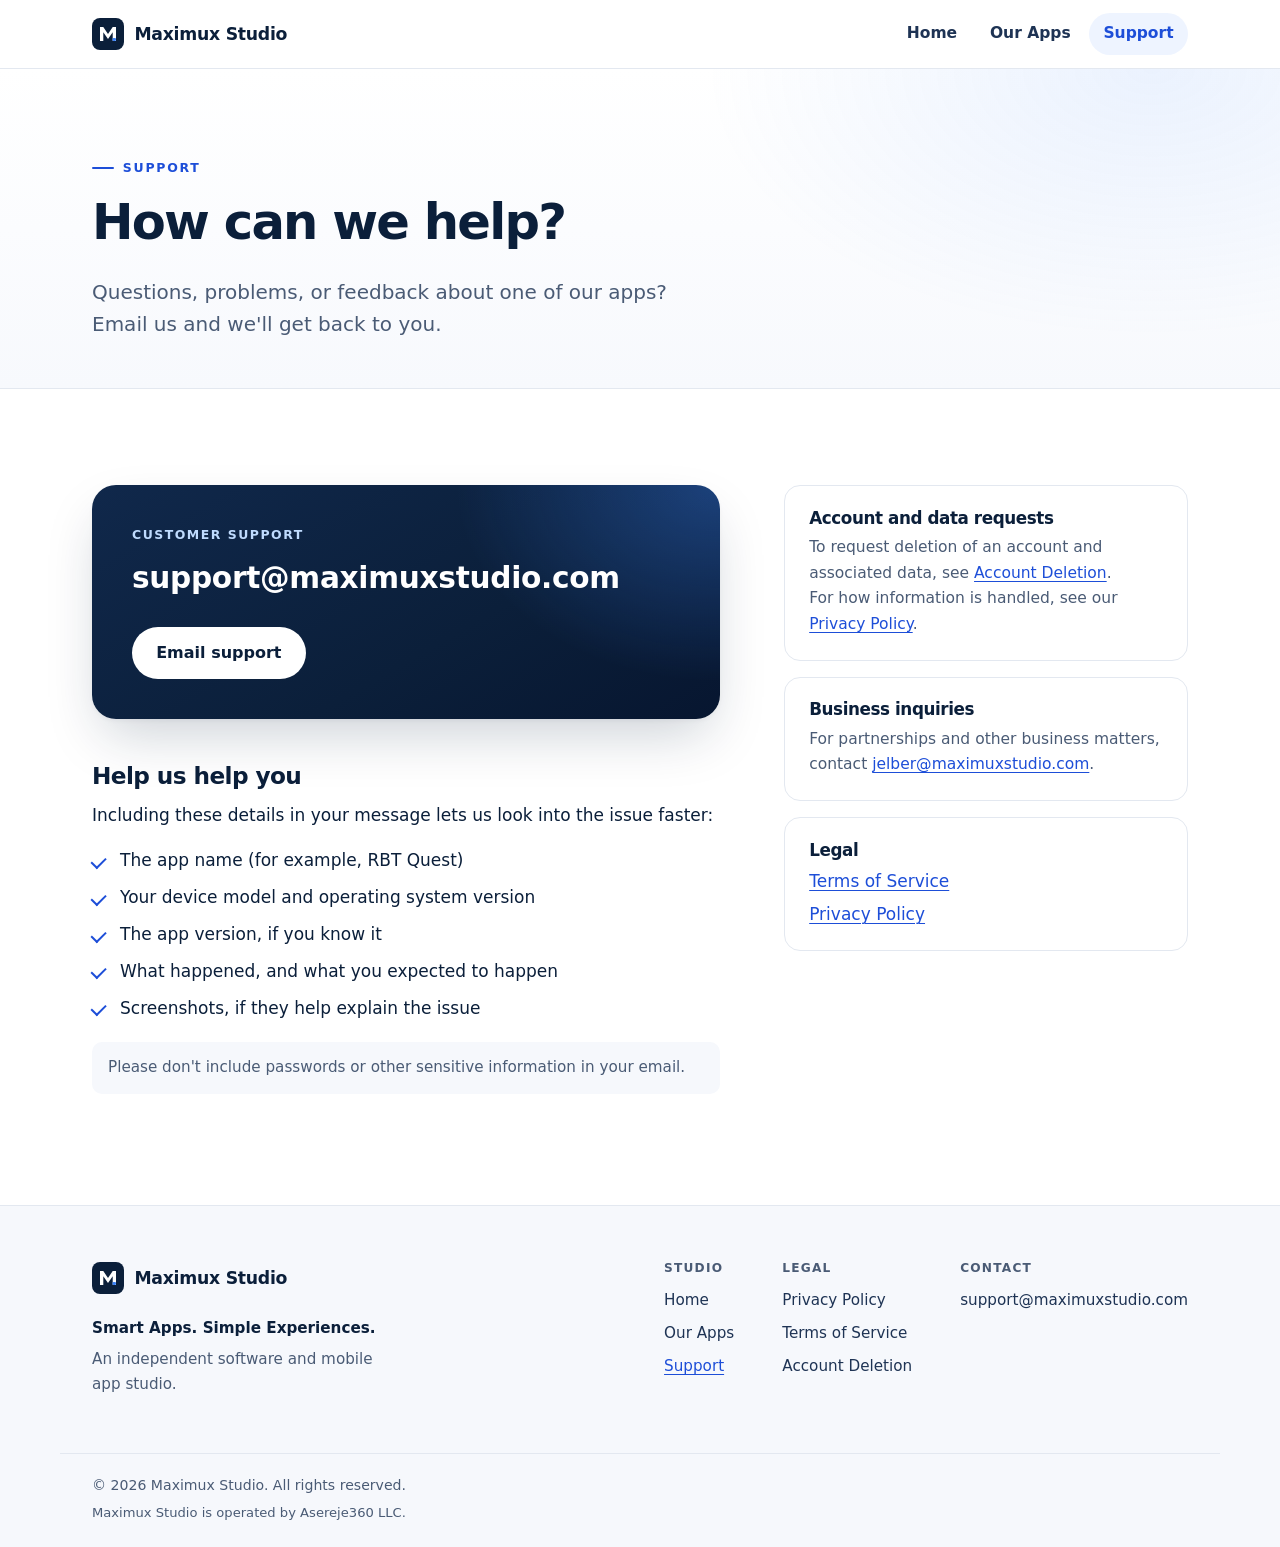
<file: site/support/index.html>
<!doctype html>
<html lang="en">
<head>
  <meta charset="utf-8">
  <meta name="viewport" content="width=device-width, initial-scale=1">
  <meta http-equiv="Content-Security-Policy" content="default-src 'self'; img-src 'self' data:; style-src 'self'; script-src 'self'; base-uri 'self'; form-action 'none'; object-src 'none'">
  <meta name="referrer" content="strict-origin-when-cross-origin">
  <title>Support | Maximux Studio</title>
  <meta name="description" content="Get help with Maximux Studio apps, including RBT Quest. Contact support@maximuxstudio.com.">
  <meta name="robots" content="index, follow">
  <link rel="canonical" href="https://www.maximuxstudio.com/support/">
  <meta property="og:url" content="https://www.maximuxstudio.com/support/">
  <meta property="og:type" content="website">
  <meta property="og:site_name" content="Maximux Studio">
  <meta property="og:title" content="Support | Maximux Studio">
  <meta property="og:description" content="Get help with Maximux Studio apps, including RBT Quest. Contact support@maximuxstudio.com.">
  <meta name="twitter:card" content="summary">
  <meta name="theme-color" content="#FFFFFF">
  <meta name="color-scheme" content="light">
  <link rel="icon" href="../assets/img/favicon.svg" type="image/svg+xml">
  <link rel="stylesheet" href="../assets/css/styles.css">
  <script src="../assets/js/main.js" defer></script>
</head>
<body>
  <a class="skip-link" href="#main">Skip to main content</a>
  <header class="site-header">
    <div class="container header-inner">
      <a class="brand" href="../">
        <svg class="brand-mark" viewBox="0 0 32 32" width="32" height="32" aria-hidden="true" focusable="false"><rect width="32" height="32" rx="8" fill="#0B1F3A"/><path d="M8 23V9h3.3l4.7 6.9L20.7 9H24v14h-3.3v-8.7L16 21l-4.7-6.7V23z" fill="#fff"/><rect x="20.5" y="20" width="3.5" height="3" rx="1" fill="#3B82F6"/></svg>
        <span class="brand-name">Maximux Studio</span>
      </a>
      <button class="nav-toggle" type="button" aria-expanded="false" aria-controls="site-nav">
        <span class="nav-toggle-bars" aria-hidden="true"></span>
        <span class="sr-only">Menu</span>
      </button>
      <nav id="site-nav" class="site-nav" aria-label="Primary">
        <ul>
          <li><a href="../">Home</a></li>
          <li><a href="../apps/">Our Apps</a></li>
          <li><a href="../support/" aria-current="page">Support</a></li>
        </ul>
      </nav>
    </div>
  </header>
  
  <main id="main" tabindex="-1">
    <section class="page-header">
      <div class="container">
        <p class="eyebrow">Support</p>
        <h1>How can we help?</h1>
        <p class="lead">Questions, problems, or feedback about one of our apps? Email us and we'll get back to you.</p>
      </div>
    </section>

    <section class="section">
      <div class="container support-grid">
        <div class="support-main">
          <div class="contact-card">
            <p class="contact-label">Customer support</p>
            <p class="contact-email"><a href="mailto:support@maximuxstudio.com">support@<wbr>maximuxstudio.com</a></p>
            <a class="btn btn-light" href="mailto:support@maximuxstudio.com">Email support</a>
          </div>

          <h2>Help us help you</h2>
          <p>Including these details in your message lets us look into the issue faster:</p>
          <ul class="checklist">
            <li>The app name (for example, RBT Quest)</li>
            <li>Your device model and operating system version</li>
            <li>The app version, if you know it</li>
            <li>What happened, and what you expected to happen</li>
            <li>Screenshots, if they help explain the issue</li>
          </ul>
          <p class="note">Please don't include passwords or other sensitive information in your email.</p>
        </div>

        <aside class="support-side" aria-label="Other requests">
          <div class="side-block">
            <h2>Account and data requests</h2>
            <p>To request deletion of an account and associated data, see <a href="../delete-account/">Account Deletion</a>. For how information is handled, see our <a href="../privacy/">Privacy Policy</a>.</p>
          </div>
          <div class="side-block">
            <h2>Business inquiries</h2>
            <p>For partnerships and other business matters, contact <a href="mailto:jelber@maximuxstudio.com">jelber@maximuxstudio.com</a>.</p>
          </div>
          <div class="side-block">
            <h2>Legal</h2>
            <ul class="side-links">
              <li><a href="../terms/">Terms of Service</a></li>
              <li><a href="../privacy/">Privacy Policy</a></li>
            </ul>
          </div>
        </aside>
      </div>
    </section>
  </main>
  <footer class="site-footer">
    <div class="container footer-inner">
      <div class="footer-brand">
        <a class="brand" href="../"><svg class="brand-mark" viewBox="0 0 32 32" width="32" height="32" aria-hidden="true" focusable="false"><rect width="32" height="32" rx="8" fill="#0B1F3A"/><path d="M8 23V9h3.3l4.7 6.9L20.7 9H24v14h-3.3v-8.7L16 21l-4.7-6.7V23z" fill="#fff"/><rect x="20.5" y="20" width="3.5" height="3" rx="1" fill="#3B82F6"/></svg><span class="brand-name">Maximux Studio</span></a>
        <p class="footer-tagline">Smart Apps. Simple Experiences.</p>
        <p class="footer-legal">An independent software and mobile app studio.</p>
      </div>
      <nav class="footer-nav" aria-label="Footer">
        <div>
          <h2 class="footer-heading">Studio</h2>
          <ul>
          <li><a href="../">Home</a></li>
          <li><a href="../apps/">Our Apps</a></li>
          <li><a href="../support/" aria-current="page">Support</a></li>
          </ul>
        </div>
        <div>
          <h2 class="footer-heading">Legal</h2>
          <ul>
          <li><a href="../privacy/">Privacy Policy</a></li>
          <li><a href="../terms/">Terms of Service</a></li>
          <li><a href="../delete-account/">Account Deletion</a></li>
          </ul>
        </div>
        <div>
          <h2 class="footer-heading">Contact</h2>
          <ul>
            <li><a href="mailto:support@maximuxstudio.com">support@maximuxstudio.com</a></li>
          </ul>
        </div>
      </nav>
    </div>
    <div class="container footer-bottom">
      <p>&copy; 2026 Maximux Studio. All rights reserved.</p>
      <p class="footer-operator">Maximux Studio is operated by Asereje360 LLC.</p>
    </div>
  </footer>
</body>
</html>
</file>
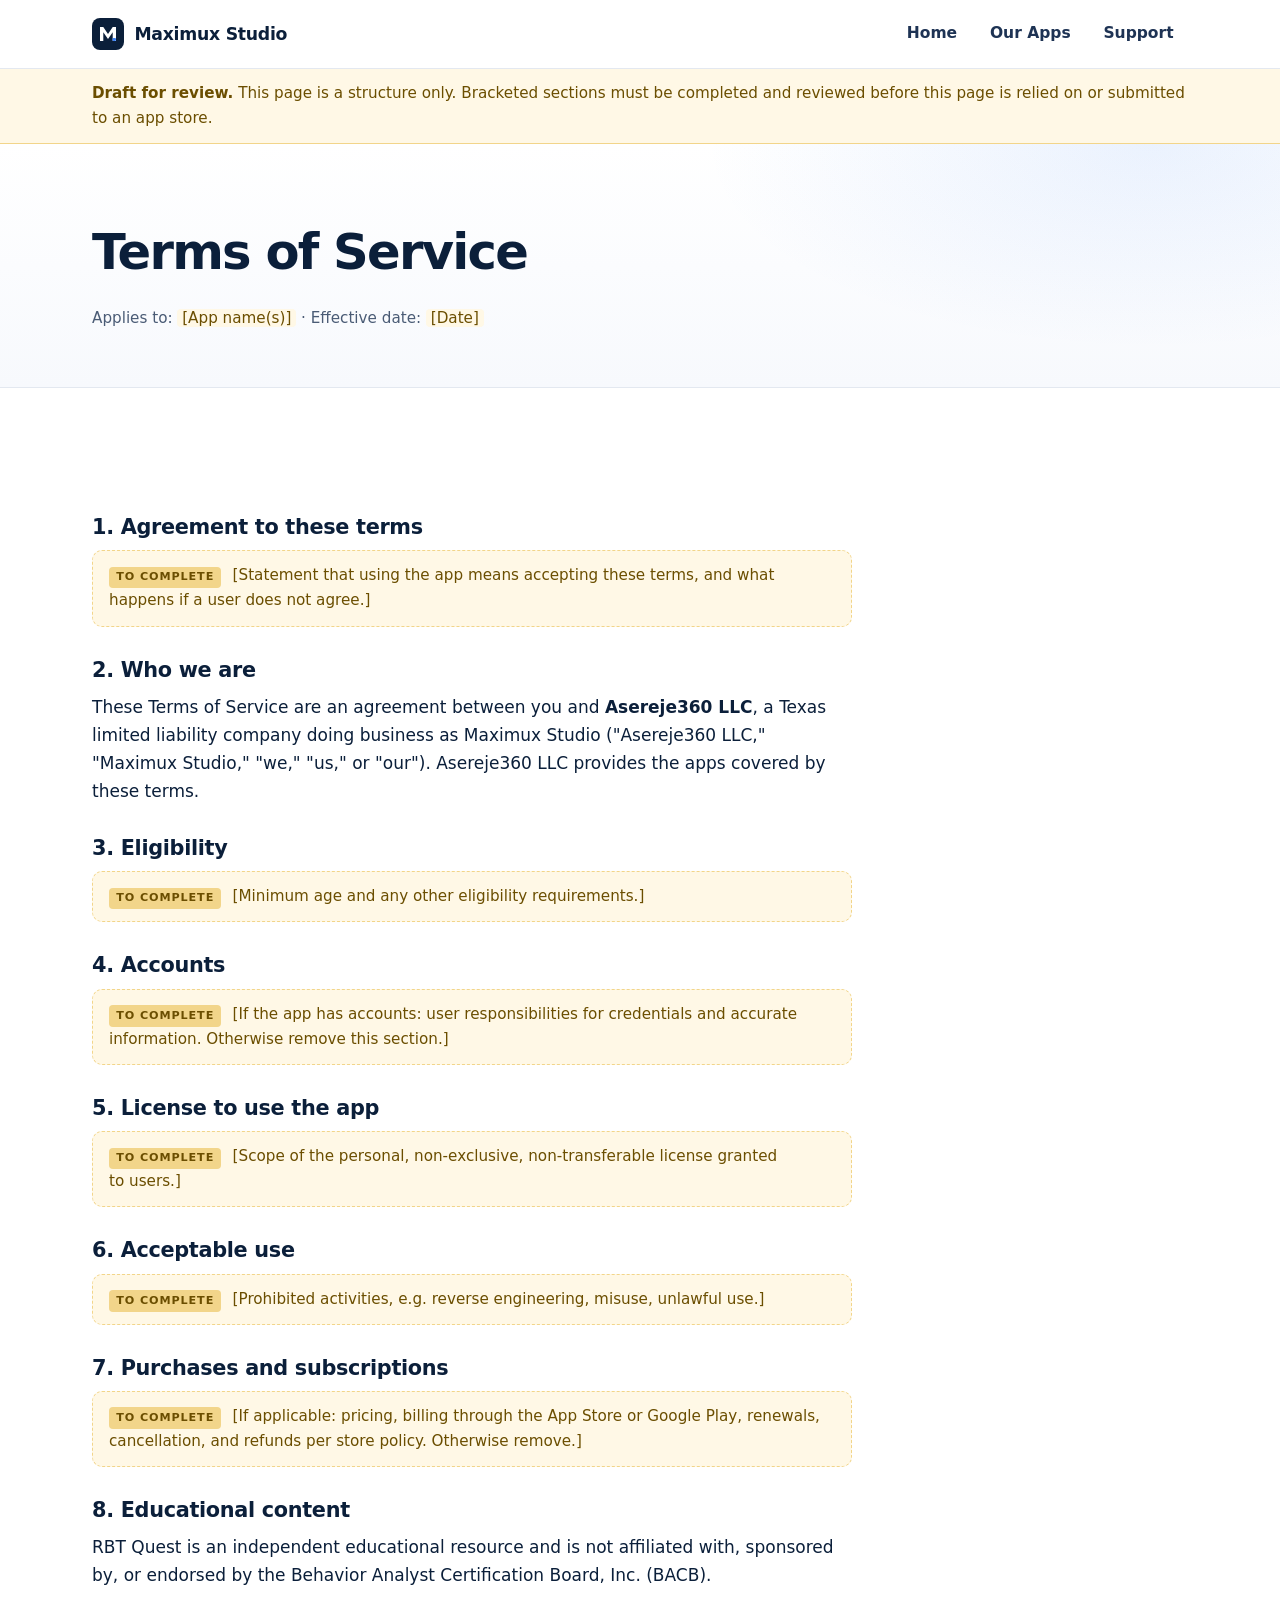
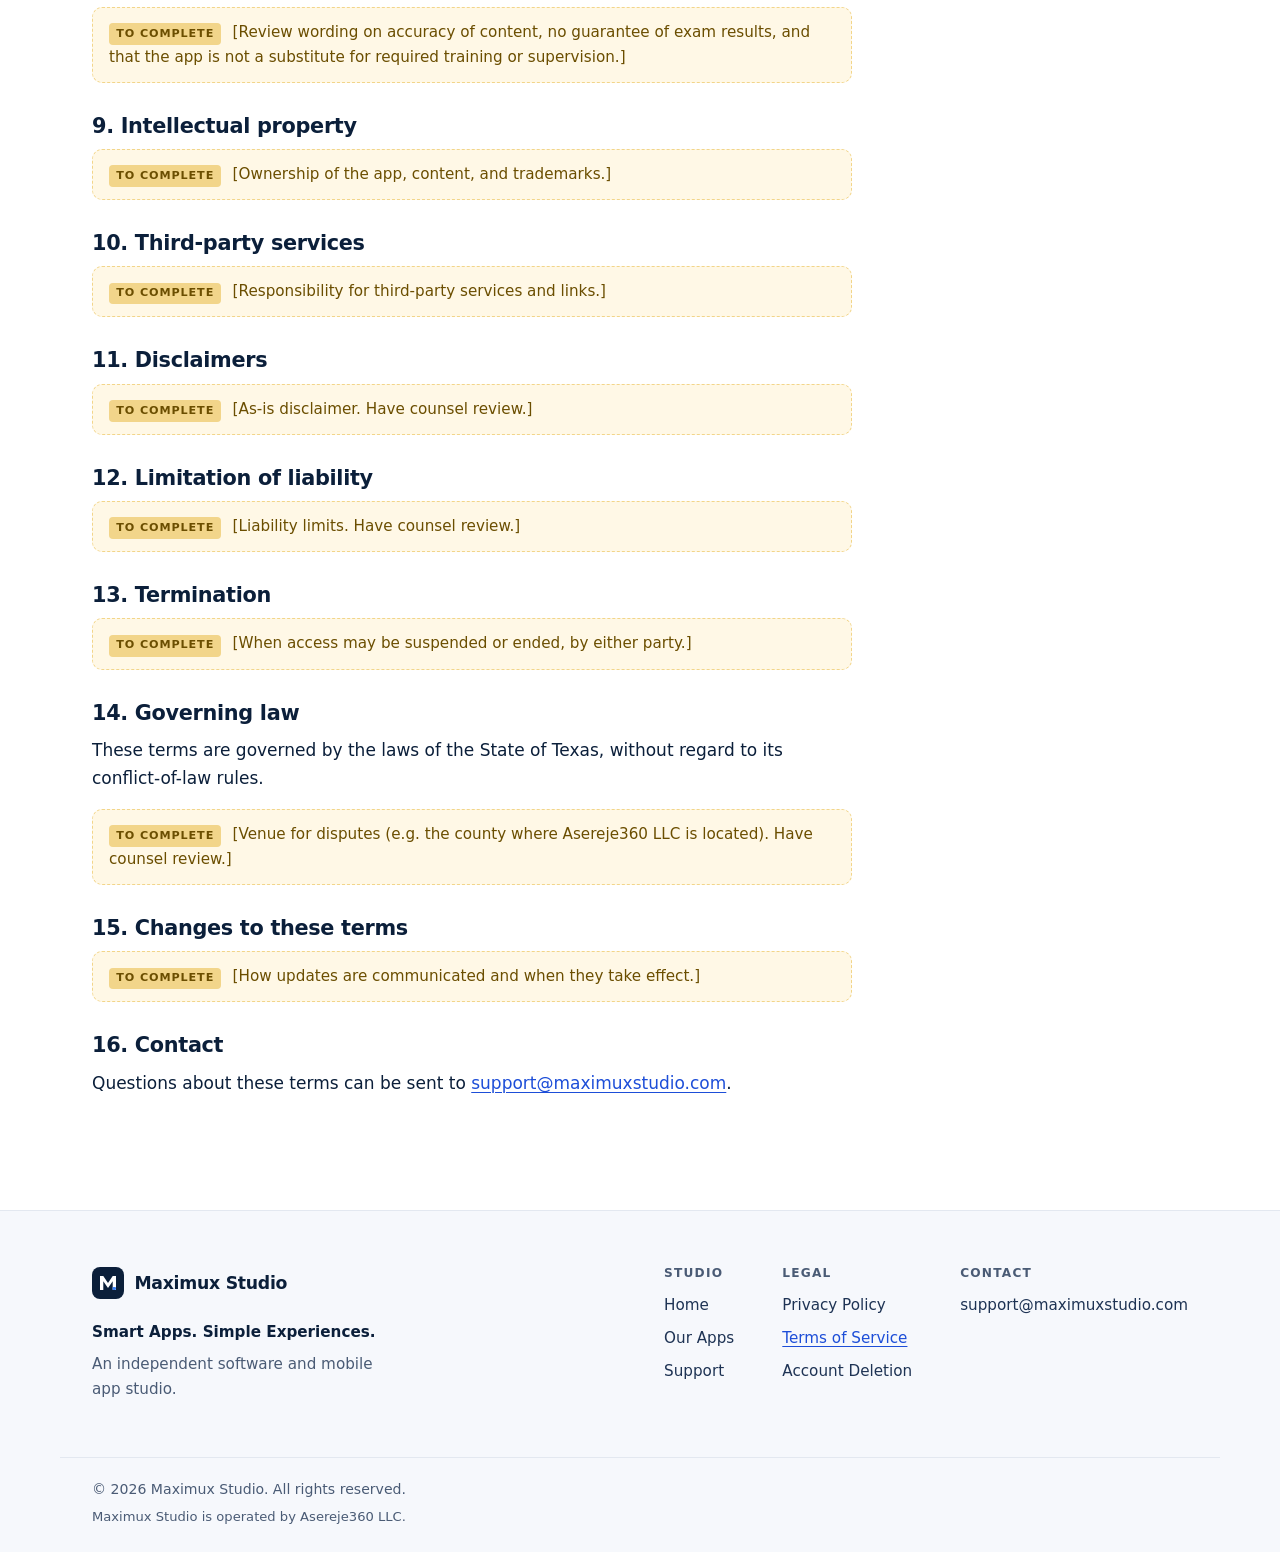
<file: site/terms/index.html>
<!doctype html>
<html lang="en">
<head>
  <meta charset="utf-8">
  <meta name="viewport" content="width=device-width, initial-scale=1">
  <meta http-equiv="Content-Security-Policy" content="default-src 'self'; img-src 'self' data:; style-src 'self'; script-src 'self'; base-uri 'self'; form-action 'none'; object-src 'none'">
  <meta name="referrer" content="strict-origin-when-cross-origin">
  <title>Terms of Service | Maximux Studio</title>
  <meta name="description" content="Terms of Service for Maximux Studio apps, operated by Asereje360 LLC.">
  <meta name="robots" content="noindex, follow">
  <link rel="canonical" href="https://www.maximuxstudio.com/terms/">
  <meta property="og:url" content="https://www.maximuxstudio.com/terms/">
  <meta property="og:type" content="website">
  <meta property="og:site_name" content="Maximux Studio">
  <meta property="og:title" content="Terms of Service | Maximux Studio">
  <meta property="og:description" content="Terms of Service for Maximux Studio apps, operated by Asereje360 LLC.">
  <meta name="twitter:card" content="summary">
  <meta name="theme-color" content="#FFFFFF">
  <meta name="color-scheme" content="light">
  <link rel="icon" href="../assets/img/favicon.svg" type="image/svg+xml">
  <link rel="stylesheet" href="../assets/css/styles.css">
  <script src="../assets/js/main.js" defer></script>
</head>
<body>
  <a class="skip-link" href="#main">Skip to main content</a>
  <header class="site-header">
    <div class="container header-inner">
      <a class="brand" href="../">
        <svg class="brand-mark" viewBox="0 0 32 32" width="32" height="32" aria-hidden="true" focusable="false"><rect width="32" height="32" rx="8" fill="#0B1F3A"/><path d="M8 23V9h3.3l4.7 6.9L20.7 9H24v14h-3.3v-8.7L16 21l-4.7-6.7V23z" fill="#fff"/><rect x="20.5" y="20" width="3.5" height="3" rx="1" fill="#3B82F6"/></svg>
        <span class="brand-name">Maximux Studio</span>
      </a>
      <button class="nav-toggle" type="button" aria-expanded="false" aria-controls="site-nav">
        <span class="nav-toggle-bars" aria-hidden="true"></span>
        <span class="sr-only">Menu</span>
      </button>
      <nav id="site-nav" class="site-nav" aria-label="Primary">
        <ul>
          <li><a href="../">Home</a></li>
          <li><a href="../apps/">Our Apps</a></li>
          <li><a href="../support/">Support</a></li>
        </ul>
      </nav>
    </div>
  </header>
  <div class="draft-banner" role="note"><div class="container"><strong>Draft for review.</strong> This page is a structure only. Bracketed sections must be completed and reviewed before this page is relied on or submitted to an app store.</div></div>
  <main id="main" tabindex="-1">
    <section class="page-header">
      <div class="container">
        <h1>Terms of Service</h1>
        <p class="meta">Applies to: <span class="todo-inline">[App name(s)]</span> &middot; Effective date: <span class="todo-inline">[Date]</span></p>
      </div>
    </section>

    <article class="section prose">
      <div class="container narrow">
        <h2>1. Agreement to these terms</h2>
        <p class="todo"><span class="todo-label">To complete</span> [Statement that using the app means accepting these terms, and what happens if a user does not agree.]</p>

        <h2>2. Who we are</h2>
        <p>These Terms of Service are an agreement between you and <strong>Asereje360 LLC</strong>, a Texas limited liability company doing business as Maximux Studio ("Asereje360 LLC," "Maximux Studio," "we," "us," or "our"). Asereje360 LLC provides the apps covered by these terms.</p>

        <h2>3. Eligibility</h2>
        <p class="todo"><span class="todo-label">To complete</span> [Minimum age and any other eligibility requirements.]</p>

        <h2>4. Accounts</h2>
        <p class="todo"><span class="todo-label">To complete</span> [If the app has accounts: user responsibilities for credentials and accurate information. Otherwise remove this section.]</p>

        <h2>5. License to use the app</h2>
        <p class="todo"><span class="todo-label">To complete</span> [Scope of the personal, non-exclusive, non-transferable license granted to users.]</p>

        <h2>6. Acceptable use</h2>
        <p class="todo"><span class="todo-label">To complete</span> [Prohibited activities, e.g. reverse engineering, misuse, unlawful use.]</p>

        <h2>7. Purchases and subscriptions</h2>
        <p class="todo"><span class="todo-label">To complete</span> [If applicable: pricing, billing through the App Store or Google Play, renewals, cancellation, and refunds per store policy. Otherwise remove.]</p>

        <h2>8. Educational content</h2>
        <p>RBT Quest is an independent educational resource and is not affiliated with, sponsored by, or endorsed by the Behavior Analyst Certification Board, Inc. (BACB).</p>
        <p class="todo"><span class="todo-label">To complete</span> [Review wording on accuracy of content, no guarantee of exam results, and that the app is not a substitute for required training or supervision.]</p>

        <h2>9. Intellectual property</h2>
        <p class="todo"><span class="todo-label">To complete</span> [Ownership of the app, content, and trademarks.]</p>

        <h2>10. Third-party services</h2>
        <p class="todo"><span class="todo-label">To complete</span> [Responsibility for third-party services and links.]</p>

        <h2>11. Disclaimers</h2>
        <p class="todo"><span class="todo-label">To complete</span> [As-is disclaimer. Have counsel review.]</p>

        <h2>12. Limitation of liability</h2>
        <p class="todo"><span class="todo-label">To complete</span> [Liability limits. Have counsel review.]</p>

        <h2>13. Termination</h2>
        <p class="todo"><span class="todo-label">To complete</span> [When access may be suspended or ended, by either party.]</p>

        <h2>14. Governing law</h2>
        <p>These terms are governed by the laws of the State of Texas, without regard to its conflict-of-law rules.</p>
        <p class="todo"><span class="todo-label">To complete</span> [Venue for disputes (e.g. the county where Asereje360 LLC is located). Have counsel review.]</p>

        <h2>15. Changes to these terms</h2>
        <p class="todo"><span class="todo-label">To complete</span> [How updates are communicated and when they take effect.]</p>

        <h2>16. Contact</h2>
        <p>Questions about these terms can be sent to <a href="mailto:support@maximuxstudio.com">support@maximuxstudio.com</a>.</p>
      </div>
    </article>
  </main>
  <footer class="site-footer">
    <div class="container footer-inner">
      <div class="footer-brand">
        <a class="brand" href="../"><svg class="brand-mark" viewBox="0 0 32 32" width="32" height="32" aria-hidden="true" focusable="false"><rect width="32" height="32" rx="8" fill="#0B1F3A"/><path d="M8 23V9h3.3l4.7 6.9L20.7 9H24v14h-3.3v-8.7L16 21l-4.7-6.7V23z" fill="#fff"/><rect x="20.5" y="20" width="3.5" height="3" rx="1" fill="#3B82F6"/></svg><span class="brand-name">Maximux Studio</span></a>
        <p class="footer-tagline">Smart Apps. Simple Experiences.</p>
        <p class="footer-legal">An independent software and mobile app studio.</p>
      </div>
      <nav class="footer-nav" aria-label="Footer">
        <div>
          <h2 class="footer-heading">Studio</h2>
          <ul>
          <li><a href="../">Home</a></li>
          <li><a href="../apps/">Our Apps</a></li>
          <li><a href="../support/">Support</a></li>
          </ul>
        </div>
        <div>
          <h2 class="footer-heading">Legal</h2>
          <ul>
          <li><a href="../privacy/">Privacy Policy</a></li>
          <li><a href="../terms/" aria-current="page">Terms of Service</a></li>
          <li><a href="../delete-account/">Account Deletion</a></li>
          </ul>
        </div>
        <div>
          <h2 class="footer-heading">Contact</h2>
          <ul>
            <li><a href="mailto:support@maximuxstudio.com">support@maximuxstudio.com</a></li>
          </ul>
        </div>
      </nav>
    </div>
    <div class="container footer-bottom">
      <p>&copy; 2026 Maximux Studio. All rights reserved.</p>
      <p class="footer-operator">Maximux Studio is operated by Asereje360 LLC.</p>
    </div>
  </footer>
</body>
</html>
</file>
<file: site/assets/css/styles.css>
/* Maximux Studio — site styles
   Palette: white, deep navy, royal blue. System fonts only (fast, private, no external requests).
   Sections: tokens · base · layout · header · buttons · hero · device preview · featured app ·
             principles · about · page header · apps · support · legal · footer · motion · print */

/* ---------- Tokens ---------- */
:root {
  --navy-900: #071630;
  --navy: #0B1F3A;
  --navy-700: #1E3354;
  --muted: #4A5B75;
  --subtle: #64748B;
  --blue: #1D4ED8;
  --blue-700: #1E40AF;
  --blue-500: #3B82F6;
  --blue-200: #BFDBFE;
  --blue-50: #EEF4FF;
  --bg: #FFFFFF;
  --bg-alt: #F6F8FC;
  --border: #E3E8F0;
  --border-strong: #CBD5E1;
  --todo-bg: #FFF8E6;
  --todo-border: #F2D58A;
  --todo-text: #6B4E00;

  --font: ui-sans-serif, system-ui, -apple-system, "Segoe UI", Roboto, "Helvetica Neue", Arial, sans-serif;
  --radius-lg: 24px;
  --radius: 16px;
  --radius-sm: 10px;
  --container: 1160px;
  --narrow: 760px;
  --gutter: 20px;
  --shadow-sm: 0 1px 2px rgba(11, 31, 58, .05);
  --shadow: 0 1px 2px rgba(11, 31, 58, .04), 0 8px 24px -6px rgba(11, 31, 58, .10);
  --shadow-lg: 0 2px 4px rgba(11, 31, 58, .04), 0 24px 56px -12px rgba(11, 31, 58, .22);
  color-scheme: light;
}
@media (min-width: 768px) { :root { --gutter: 32px; } }

/* ---------- Base ---------- */
*, *::before, *::after { box-sizing: border-box; }
html { -webkit-text-size-adjust: 100%; scroll-behavior: smooth; scroll-padding-top: 88px; }
body {
  margin: 0;
  font-family: var(--font);
  font-size: 1.0625rem;
  line-height: 1.65;
  color: var(--navy);
  background: var(--bg);
  text-rendering: optimizeLegibility;
  -webkit-font-smoothing: antialiased;
}
img, svg { display: block; max-width: 100%; }

h1, h2, h3 { line-height: 1.15; margin: 0 0 .5em; color: var(--navy); text-wrap: balance; }
h1 { font-size: clamp(2.3rem, 5.4vw, 3.9rem); font-weight: 800; letter-spacing: -0.035em; }
h2 { font-size: clamp(1.6rem, 3vw, 2.25rem); font-weight: 750; letter-spacing: -0.025em; }
h3 { font-size: 1.1rem; font-weight: 700; letter-spacing: -0.01em; }
p { margin: 0 0 1em; text-wrap: pretty; }

a { color: var(--blue); text-underline-offset: .2em; text-decoration-thickness: 1px; }
a:hover { color: var(--blue-700); }
:focus-visible { outline: 3px solid var(--blue-500); outline-offset: 3px; border-radius: 6px; }

.sr-only {
  position: absolute; width: 1px; height: 1px; padding: 0; margin: -1px;
  overflow: hidden; clip: rect(0 0 0 0); white-space: nowrap; border: 0;
}
.skip-link {
  position: absolute; left: var(--gutter); top: -100px; z-index: 100;
  background: var(--navy); color: #fff; padding: .6rem 1rem; border-radius: var(--radius-sm);
  text-decoration: none; font-weight: 600;
}
.skip-link:focus { top: 12px; color: #fff; }
main:focus { outline: none; }

.eyebrow {
  display: inline-flex; align-items: center; gap: .55rem;
  text-transform: uppercase; letter-spacing: .14em; font-size: .78rem; font-weight: 750;
  color: var(--blue); margin: 0 0 1rem;
}
.eyebrow::before { content: ""; width: 22px; height: 2px; border-radius: 2px; background: currentColor; }
.accent { color: var(--blue); }
.lead { font-size: clamp(1.1rem, 1.9vw, 1.25rem); line-height: 1.6; color: var(--muted); max-width: 600px; }
.meta { color: var(--muted); font-size: .95rem; margin-bottom: .5rem; }

/* ---------- Layout ---------- */
.container { width: 100%; max-width: var(--container); margin: 0 auto; padding: 0 var(--gutter); }
.narrow > * { max-width: var(--narrow); }
.section { padding: clamp(3.5rem, 8vw, 6rem) 0; }
.section-alt { background: var(--bg-alt); }

/* ---------- Header ---------- */
.site-header {
  position: sticky; top: 0; z-index: 50;
  background: rgba(255, 255, 255, .9);
  backdrop-filter: saturate(180%) blur(12px);
  -webkit-backdrop-filter: saturate(180%) blur(12px);
  border-bottom: 1px solid var(--border);
}
.header-inner { display: flex; align-items: center; justify-content: space-between; min-height: 68px; gap: 1rem; }
.brand { display: inline-flex; align-items: center; gap: .65rem; color: var(--navy); text-decoration: none; font-weight: 750; }
.brand:hover { color: var(--navy); }
.brand-mark { width: 32px; height: 32px; flex: none; }
.brand-name { font-size: 1.08rem; letter-spacing: -0.015em; }

.site-nav ul { list-style: none; margin: 0; padding: 0; display: flex; gap: .25rem; }
.site-nav a {
  display: block; padding: .5rem .9rem; border-radius: 999px;
  color: var(--navy-700); text-decoration: none; font-weight: 600; font-size: .97rem;
}
.site-nav a:hover { background: var(--bg-alt); color: var(--navy); }
.site-nav a[aria-current="page"] { color: var(--blue); background: var(--blue-50); }

.nav-toggle {
  display: none; width: 44px; height: 44px; border: 1px solid var(--border); border-radius: var(--radius-sm);
  background: var(--bg); cursor: pointer; align-items: center; justify-content: center;
}
.nav-toggle-bars, .nav-toggle-bars::before, .nav-toggle-bars::after {
  display: block; width: 18px; height: 2px; background: var(--navy); border-radius: 2px; position: relative;
  transition: transform .2s ease, background .2s ease;
}
.nav-toggle-bars::before, .nav-toggle-bars::after { content: ""; position: absolute; left: 0; }
.nav-toggle-bars::before { top: -6px; }
.nav-toggle-bars::after { top: 6px; }
.nav-toggle[aria-expanded="true"] .nav-toggle-bars { background: transparent; }
.nav-toggle[aria-expanded="true"] .nav-toggle-bars::before { transform: translateY(6px) rotate(45deg); }
.nav-toggle[aria-expanded="true"] .nav-toggle-bars::after { transform: translateY(-6px) rotate(-45deg); }

/* The mobile menu collapses only when JS runs; without JS the links stay visible. */
@media (max-width: 719px) {
  .js .nav-toggle { display: inline-flex; }
  .js .site-nav {
    position: absolute; left: 0; right: 0; top: 100%;
    background: var(--bg); border-bottom: 1px solid var(--border); box-shadow: var(--shadow);
    display: none;
  }
  .js .site-nav.is-open { display: block; }
  .js .site-nav ul { flex-direction: column; padding: .5rem var(--gutter) 1rem; gap: .15rem; }
  .js .site-nav a { padding: .8rem 1rem; font-size: 1.05rem; border-radius: var(--radius-sm); }
  html:not(.js) .header-inner { flex-wrap: wrap; padding-top: .5rem; padding-bottom: .5rem; }
}

.draft-banner { background: var(--todo-bg); border-bottom: 1px solid var(--todo-border); color: var(--todo-text); font-size: .95rem; padding: .75rem 0; }

/* ---------- Buttons ---------- */
.actions { display: flex; flex-wrap: wrap; gap: .75rem; margin-top: 2rem; }
.btn {
  display: inline-flex; align-items: center; justify-content: center; min-height: 48px; padding: .75rem 1.45rem;
  border-radius: 999px; font-weight: 650; font-size: 1rem; text-decoration: none; border: 1.5px solid transparent;
  transition: background .15s ease, color .15s ease, border-color .15s ease, box-shadow .15s ease, transform .15s ease;
}
.btn-primary {
  background: linear-gradient(180deg, #2557E6, var(--blue)); color: #fff;
  box-shadow: 0 1px 2px rgba(29, 78, 216, .25), 0 6px 16px -4px rgba(29, 78, 216, .45);
}
.btn-primary:hover { background: var(--blue-700); color: #fff; transform: translateY(-1px); }
.btn-secondary { background: var(--bg); color: var(--navy); border-color: var(--border-strong); }
.btn-secondary:hover { border-color: var(--navy); color: var(--navy); }
.btn-light { background: #fff; color: var(--navy); }
.btn-light:hover { background: var(--blue-50); color: var(--navy); }

/* ---------- Hero ---------- */
.hero {
  position: relative; overflow: hidden;
  padding: clamp(3rem, 8vw, 6rem) 0 clamp(3.5rem, 8vw, 6rem);
  background:
    radial-gradient(60% 70% at 85% 30%, rgba(59, 130, 246, .12), rgba(59, 130, 246, 0) 70%),
    linear-gradient(180deg, #FFFFFF 0%, #F7F9FD 100%);
}
.hero::before { /* faint dot grid, decorative */
  content: ""; position: absolute; inset: 0; pointer-events: none;
  background-image: radial-gradient(rgba(11, 31, 58, .07) 1px, transparent 1px);
  background-size: 22px 22px;
  -webkit-mask-image: radial-gradient(55% 60% at 80% 40%, #000, transparent 75%);
          mask-image: radial-gradient(55% 60% at 80% 40%, #000, transparent 75%);
}
.hero-grid { position: relative; display: grid; gap: 3rem; align-items: center; }
.hero h1 { margin-bottom: .35em; }
.hero .lead { margin-bottom: 0; }
@media (min-width: 900px) {
  .hero-grid { grid-template-columns: minmax(0, 1.15fr) minmax(0, .85fr); gap: 4rem; }
}

/* ---------- Device frame (real app screenshots) ---------- */
.device { width: min(100%, 290px); }
.device-frame {
  position: relative; padding: 9px; border-radius: 42px;
  background: linear-gradient(160deg, #22365A, var(--navy-900));
  box-shadow: var(--shadow-lg), inset 0 0 0 1px rgba(255, 255, 255, .08);
}
.device-screen { position: relative; overflow: hidden; border-radius: 34px; padding-top: 30px; background: #EEEEFD; }
.device-screen--welcome { background: linear-gradient(90deg, #4578F3, #AD8DF4); }
.device-screen img { display: block; width: 100%; height: auto; }
.ds-notch { position: absolute; top: 8px; left: 50%; transform: translateX(-50%); width: 34%; height: 18px; border-radius: 999px; background: var(--navy-900); z-index: 1; }

/* Hero: two overlapping phones on wide screens, one phone on small screens */
.device-stack { position: relative; margin: 0 auto; width: min(100%, 440px); }
.device-stack .device-front { position: relative; z-index: 2; width: min(78%, 290px); margin: 0 auto; }
.device-stack .device-back { display: none; }
@media (min-width: 900px) {
  .device-stack { padding-top: 2.5rem; }
  .device-stack .device-front { margin: 0; transform: rotate(-3deg); }
  .device-stack .device-back {
    display: block; position: absolute; z-index: 1; top: 0; right: 0; width: 62%;
    transform: rotate(5deg); opacity: .95;
  }
  .device-stack .device-back .device-frame { box-shadow: var(--shadow); }
}
.device-caption { margin: 1.5rem auto 0; max-width: 340px; text-align: center; font-size: .82rem; color: var(--subtle); }
.device-sm { width: 100%; max-width: 230px; margin: 0 auto; }
.device-sm .device-frame { padding: 7px; border-radius: 34px; }
.device-sm .device-screen { border-radius: 28px; padding-top: 24px; }
.device-sm .ds-notch { top: 6px; height: 14px; }

/* ---------- Featured app ---------- */
.featured { padding: 0 0 clamp(3.5rem, 8vw, 6rem); background: #F7F9FD; }
.featured-panel {
  position: relative; overflow: hidden; display: grid; gap: 2.25rem;
  padding: clamp(1.75rem, 5vw, 3.5rem);
  border-radius: var(--radius-lg);
  color: #DCE6F7;
  background:
    radial-gradient(80% 120% at 100% 0%, rgba(59, 130, 246, .35), rgba(59, 130, 246, 0) 60%),
    linear-gradient(150deg, #10284B 0%, var(--navy) 55%, var(--navy-900) 100%);
  box-shadow: var(--shadow-lg);
}
.featured-panel h2, .featured-panel h3 { color: #fff; }
.eyebrow-light { color: var(--blue-200); }
.featured-title { display: flex; align-items: center; gap: 1rem; margin-bottom: 1.1rem; }
.featured-title h2 { margin: 0 0 .35rem; }
.featured-title .app-icon { box-shadow: 0 0 0 4px rgba(255, 255, 255, .08); }
.featured-lead { font-size: clamp(1.1rem, 2vw, 1.3rem); line-height: 1.55; color: #fff; max-width: 520px; margin-bottom: 1.75rem; }
.featured-points { list-style: none; margin: 0; padding: 0; display: grid; gap: 1px; background: rgba(255, 255, 255, .1); border-radius: var(--radius); overflow: hidden; align-self: center; }
.featured-points li { padding: 1.15rem 1.35rem; background: rgba(11, 31, 58, .55); }
.featured-points h3 { font-size: .8rem; text-transform: uppercase; letter-spacing: .1em; color: var(--blue-200); margin-bottom: .3rem; }
.featured-points p { margin: 0; color: #fff; }
.featured-note { grid-column: 1 / -1; margin: 0; padding-top: 1.5rem; border-top: 1px solid rgba(255, 255, 255, .12); font-size: .88rem; color: #B9C7DD; }
.featured-note a { color: #fff; }
@media (min-width: 900px) { .featured-panel { grid-template-columns: 1.1fr .9fr; gap: 3.5rem; } }

.status {
  display: inline-block; font-size: .78rem; font-weight: 700; letter-spacing: .02em;
  color: var(--blue); background: var(--blue-50); padding: .28rem .75rem; border-radius: 999px; white-space: nowrap;
}
.status-light { color: #fff; background: rgba(255, 255, 255, .14); box-shadow: inset 0 0 0 1px rgba(255, 255, 255, .18); }
.app-icon { width: 64px; height: 64px; flex: none; border-radius: 15px; }

/* ---------- Principles ("How we build") ---------- */
.principles-grid { display: grid; gap: 2.5rem; }
.principles-intro p:last-child { color: var(--muted); max-width: 360px; }
.principles-list { list-style: none; margin: 0; padding: 0; display: grid; gap: 0; }
.principles-list li { display: grid; grid-template-columns: 3.25rem 1fr; column-gap: 1rem; padding: 1.5rem 0; border-top: 1px solid var(--border); }
.principles-list li:last-child { border-bottom: 1px solid var(--border); }
.principle-num { grid-row: span 2; font-size: .9rem; font-weight: 800; color: var(--blue); letter-spacing: .04em; padding-top: .15rem; font-variant-numeric: tabular-nums; }
.principles-list h3 { margin-bottom: .3rem; }
.principles-list p { margin: 0; color: var(--muted); }
@media (min-width: 900px) { .principles-grid { grid-template-columns: .8fr 1.2fr; gap: 4rem; } }

/* ---------- About ---------- */
.about-grid { display: grid; gap: 2.5rem; align-items: center; }
.about-grid > div > p { max-width: 520px; }
.facts { margin: 0; background: #fff; border: 1px solid var(--border); border-radius: var(--radius); box-shadow: var(--shadow-sm); }
.facts div { display: grid; grid-template-columns: 8.5rem 1fr; gap: 1rem; padding: 1rem 1.35rem; border-top: 1px solid var(--border); }
.facts div:first-child { border-top: 0; }
.facts dt { color: var(--subtle); font-size: .9rem; font-weight: 600; }
.facts dd { margin: 0; font-weight: 600; overflow-wrap: anywhere; }
@media (max-width: 479px) { .facts div { grid-template-columns: 1fr; gap: .1rem; } }
@media (min-width: 900px) { .about-grid { grid-template-columns: 1fr 1fr; gap: 4rem; } }

/* ---------- Page header (inner pages) ---------- */
.page-header {
  padding: clamp(3rem, 8vw, 5rem) 0 clamp(2rem, 5vw, 3rem);
  background:
    radial-gradient(50% 120% at 90% 0%, rgba(59, 130, 246, .10), rgba(59, 130, 246, 0) 70%),
    linear-gradient(180deg, #FFFFFF, #F7F9FD);
  border-bottom: 1px solid var(--border);
}
.page-header h1 { font-size: clamp(2rem, 4.6vw, 3.1rem); max-width: 820px; }
.page-header .lead { margin-bottom: 0; }

/* ---------- Apps page ---------- */
.app-card {
  display: grid; gap: 2.5rem;
  border: 1px solid var(--border); border-radius: var(--radius-lg); padding: clamp(1.5rem, 4vw, 3rem);
  background: linear-gradient(180deg, #fff, #FBFCFE); box-shadow: var(--shadow); scroll-margin-top: 96px;
}
.app-card-main { max-width: 860px; }
.app-card-head { display: flex; align-items: center; gap: 1.1rem; margin-bottom: 1.5rem; flex-wrap: wrap; }
.app-card-head h2 { margin: 0; }
.app-card-head .meta { margin: .2rem 0 0; }
.app-card-head .status { margin-left: auto; }
.list-title { margin: 2rem 0 .9rem; font-size: .8rem; text-transform: uppercase; letter-spacing: .1em; color: var(--muted); }
.feature-list { list-style: none; margin: 0; padding: 0; display: grid; gap: .75rem; grid-template-columns: repeat(auto-fit, minmax(min(100%, 150px), 1fr)); }
.feature-list li {
  display: flex; flex-direction: column; padding: .9rem 1.1rem; border-radius: var(--radius-sm);
  background: var(--bg-alt); border: 1px solid var(--border);
}
.feature-list strong { font-weight: 700; }
.feature-list span { font-size: .93rem; color: var(--muted); }
.app-facts { list-style: none; padding: 0; margin: 1.5rem 0; display: flex; flex-wrap: wrap; gap: .5rem 2rem; }
.app-facts li { padding-left: 1.6rem; position: relative; }
.app-facts li::before {
  content: ""; position: absolute; left: 0; top: .5em; width: .8rem; height: .8rem; border-radius: 4px;
  background: var(--blue-50); box-shadow: inset 0 0 0 2px var(--blue-500);
}
.app-gallery {
  padding: clamp(1.75rem, 4vw, 2.75rem) clamp(1rem, 3vw, 2rem) 1.5rem; border-radius: var(--radius);
  background: radial-gradient(70% 70% at 50% 30%, rgba(59, 130, 246, .12), rgba(59, 130, 246, 0) 70%), var(--bg-alt);
}
.screens { list-style: none; margin: 0; padding: 0; display: grid; gap: 2rem; grid-template-columns: repeat(auto-fit, minmax(190px, 1fr)); }
.screen-label { margin: .9rem 0 0; text-align: center; font-weight: 650; font-size: .95rem; }
/* Small screens: swipeable row instead of a tall stack */
@media (max-width: 639px) {
  .screens {
    display: flex; gap: 1rem; overflow-x: auto; scroll-snap-type: x mandatory; overscroll-behavior-x: contain;
    margin: 0 calc(-1 * clamp(1rem, 3vw, 2rem)); padding: 0 clamp(1rem, 3vw, 2rem) .75rem;
  }
  .screens li { flex: 0 0 68%; scroll-snap-align: center; }
  .screens:focus-visible { outline-offset: -3px; }
}

.disclaimer {
  background: var(--bg-alt); border-left: 3px solid var(--navy); border-radius: var(--radius-sm);
  padding: 1rem 1.25rem; font-size: .92rem; color: var(--navy-700);
}
.disclaimer p { margin: 0; }

/* ---------- Support ---------- */
.support-grid { display: grid; gap: 2.5rem; }
@media (min-width: 900px) { .support-grid { grid-template-columns: 1.4fr .9fr; gap: 4rem; align-items: start; } }
.contact-card {
  position: relative; overflow: hidden; margin-bottom: 2.75rem;
  padding: clamp(1.75rem, 4vw, 2.5rem); border-radius: var(--radius-lg); color: #DCE6F7;
  background:
    radial-gradient(70% 140% at 100% 0%, rgba(59, 130, 246, .35), rgba(59, 130, 246, 0) 60%),
    linear-gradient(150deg, #10284B, var(--navy) 60%, var(--navy-900));
  box-shadow: var(--shadow-lg);
}
.contact-label { text-transform: uppercase; letter-spacing: .12em; font-size: .78rem; font-weight: 700; color: var(--blue-200); margin-bottom: .5rem; }
.contact-email { font-size: clamp(1.25rem, 3.6vw, 1.85rem); font-weight: 750; letter-spacing: -0.01em; overflow-wrap: break-word; margin-bottom: 1.5rem; }
.contact-email a { color: #fff; text-decoration: none; }
.contact-email a:hover { text-decoration: underline; color: #fff; }
.support-main h2 { font-size: 1.45rem; }
.checklist { list-style: none; padding: 0; margin: 0 0 1.25rem; display: grid; gap: .55rem; }
.checklist li { position: relative; padding-left: 1.75rem; }
.checklist li::before {
  content: ""; position: absolute; left: .1rem; top: .45em; width: .55rem; height: .9rem;
  border: solid var(--blue); border-width: 0 2.5px 2.5px 0; transform: rotate(45deg);
}
.note { font-size: .95rem; color: var(--muted); padding: .85rem 1rem; background: var(--bg-alt); border-radius: var(--radius-sm); }
.support-side { display: grid; gap: 1rem; }
.side-block { padding: 1.4rem 1.5rem; border: 1px solid var(--border); border-radius: var(--radius); background: #fff; }
.side-block h2 { font-size: 1.05rem; margin-bottom: .45rem; }
.side-block p { margin: 0; color: var(--muted); font-size: .97rem; }
.side-block a { overflow-wrap: anywhere; }
.side-links { list-style: none; margin: 0; padding: 0; display: grid; gap: .3rem; }

/* ---------- Legal prose ---------- */
.prose h2 { font-size: 1.3rem; margin-top: 2.25rem; letter-spacing: -0.015em; }
.narrow > h2 { margin-top: 2rem; }
.toc { background: var(--bg-alt); border: 1px solid var(--border); border-radius: var(--radius); padding: 1.25rem 1.5rem; margin-bottom: 1rem; }
.toc h2 { font-size: .8rem; text-transform: uppercase; letter-spacing: .1em; color: var(--muted); margin: 0 0 .5rem; }
.toc ol { margin: 0; padding-left: 1.2rem; columns: 2 220px; column-gap: 2rem; }
.toc li { margin-bottom: .25rem; break-inside: avoid; }
.toc a { text-decoration: none; }
.toc a:hover { text-decoration: underline; }
.todo {
  background: var(--todo-bg); border: 1px dashed var(--todo-border); border-radius: var(--radius-sm);
  padding: .75rem 1rem; color: var(--todo-text); font-size: .95rem;
}
.todo-label {
  display: inline-block; font-size: .7rem; font-weight: 800; letter-spacing: .08em; text-transform: uppercase;
  background: var(--todo-border); color: var(--todo-text); padding: .1rem .45rem; border-radius: 4px; margin-right: .4rem;
}
.todo-inline { background: var(--todo-bg); color: var(--todo-text); padding: 0 .3rem; border-radius: 4px; }

/* 404 and other simple pages reuse .page-header with .actions */

/* ---------- Footer ---------- */
.site-footer { border-top: 1px solid var(--border); background: var(--bg-alt); padding: 3.5rem 0 1.5rem; font-size: .95rem; }
.footer-inner { display: grid; gap: 2rem; }
@media (min-width: 860px) { .footer-inner { grid-template-columns: 1.2fr 2fr; } }
.footer-tagline { font-weight: 650; margin: .85rem 0 .4rem; }
.footer-legal { color: var(--muted); max-width: 360px; }
.footer-nav { display: flex; flex-wrap: wrap; gap: 1.5rem 3rem; }
@media (min-width: 860px) { .footer-nav { justify-content: flex-end; } }
.footer-heading { font-size: .76rem; text-transform: uppercase; letter-spacing: .1em; color: var(--muted); margin-bottom: .75rem; }
.footer-nav ul { list-style: none; margin: 0; padding: 0; }
.footer-nav li { margin-bottom: .5rem; }
.footer-nav a { color: var(--navy-700); text-decoration: none; overflow-wrap: break-word; }
.footer-nav a:hover, .footer-nav a[aria-current="page"] { color: var(--blue); text-decoration: underline; }
.footer-bottom { border-top: 1px solid var(--border); margin-top: 2.5rem; padding-top: 1.25rem; color: var(--muted); font-size: .88rem; }
.footer-bottom p { margin: 0; }

/* ---------- Motion ---------- */
@media (prefers-reduced-motion: reduce) {
  html { scroll-behavior: auto; }
  *, *::before, *::after { transition: none !important; animation: none !important; }
  .btn-primary:hover { transform: none; }
}

/* ---------- Print ---------- */
@media print {
  .site-header, .site-footer, .skip-link, .draft-banner, .hero-visual, .app-gallery { display: none; }
  .featured-panel, .contact-card { background: none; color: inherit; box-shadow: none; border: 1px solid #ccc; }
  .featured-panel h2, .featured-panel h3, .featured-points p, .featured-lead, .contact-email a { color: inherit; }
  a { color: inherit; }
}
.footer-bottom p + .footer-operator { margin-top: .3rem; font-size: .82rem; }
</file>
